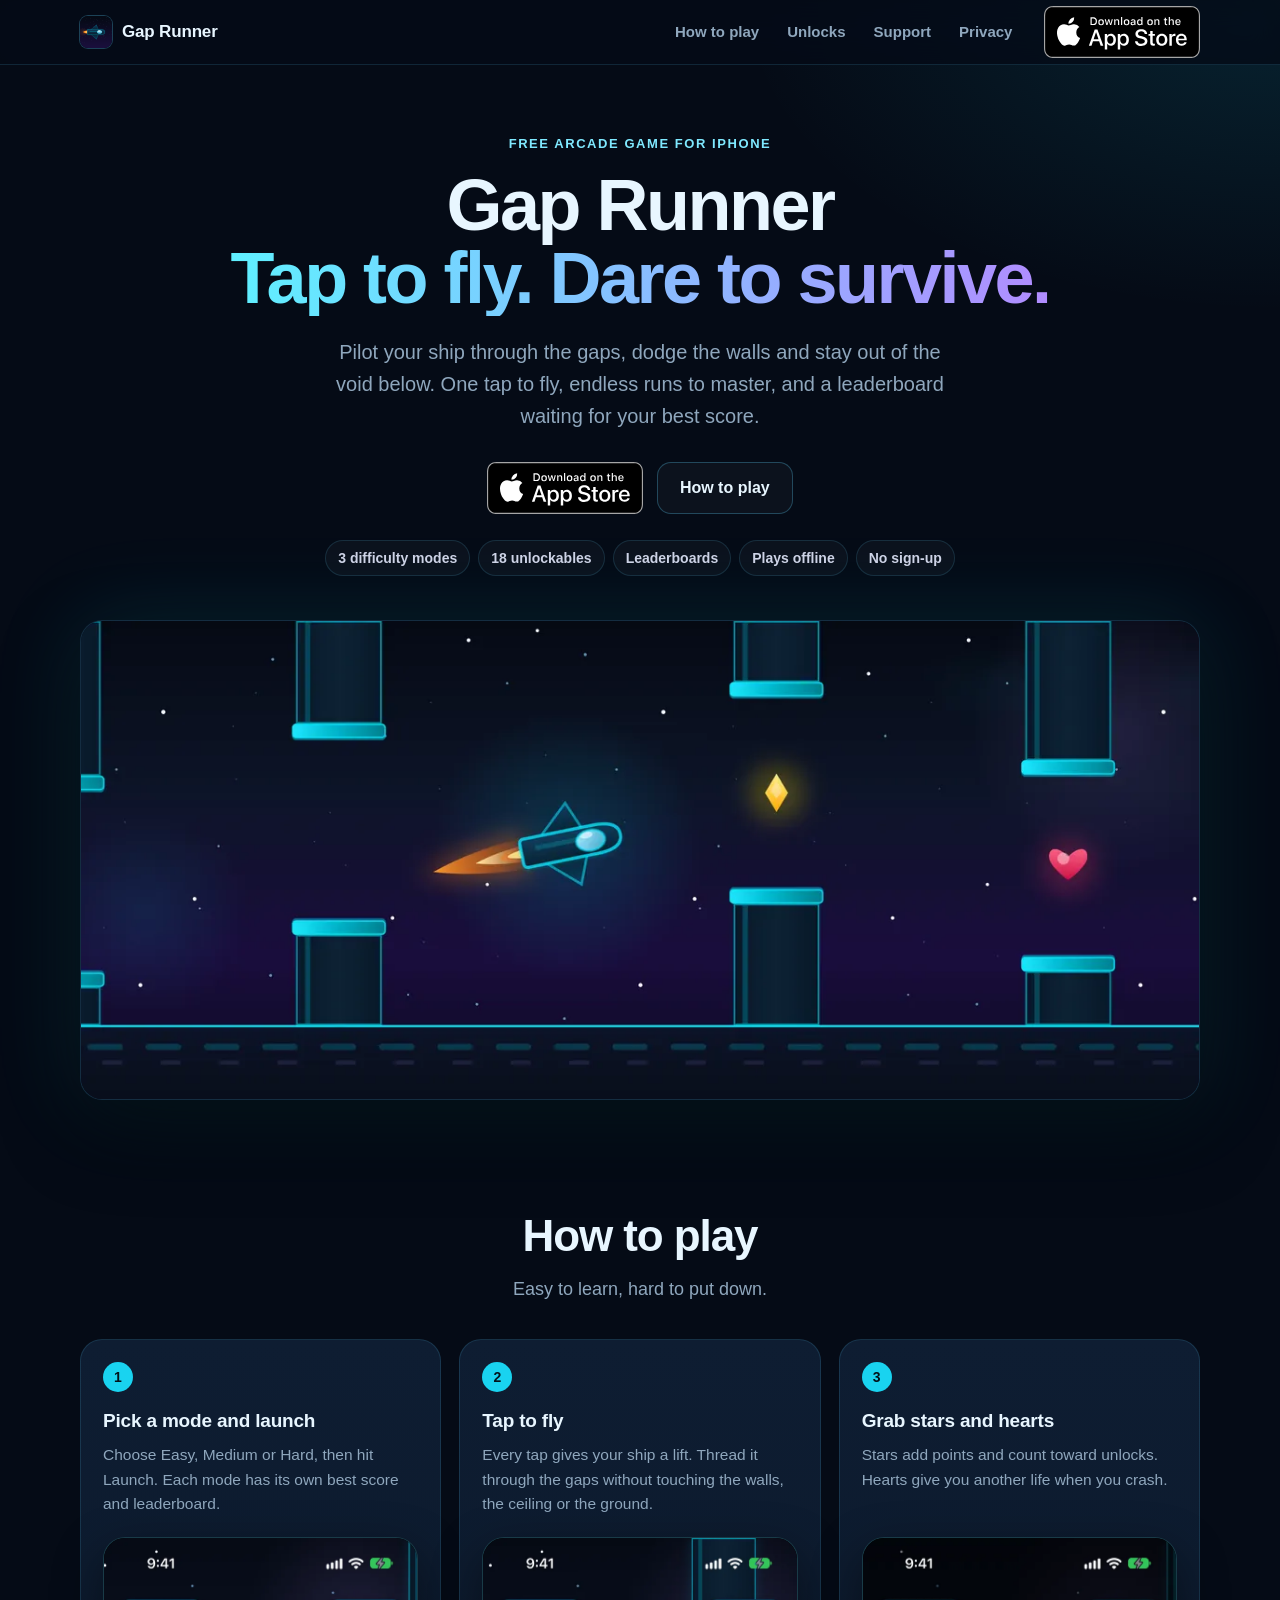
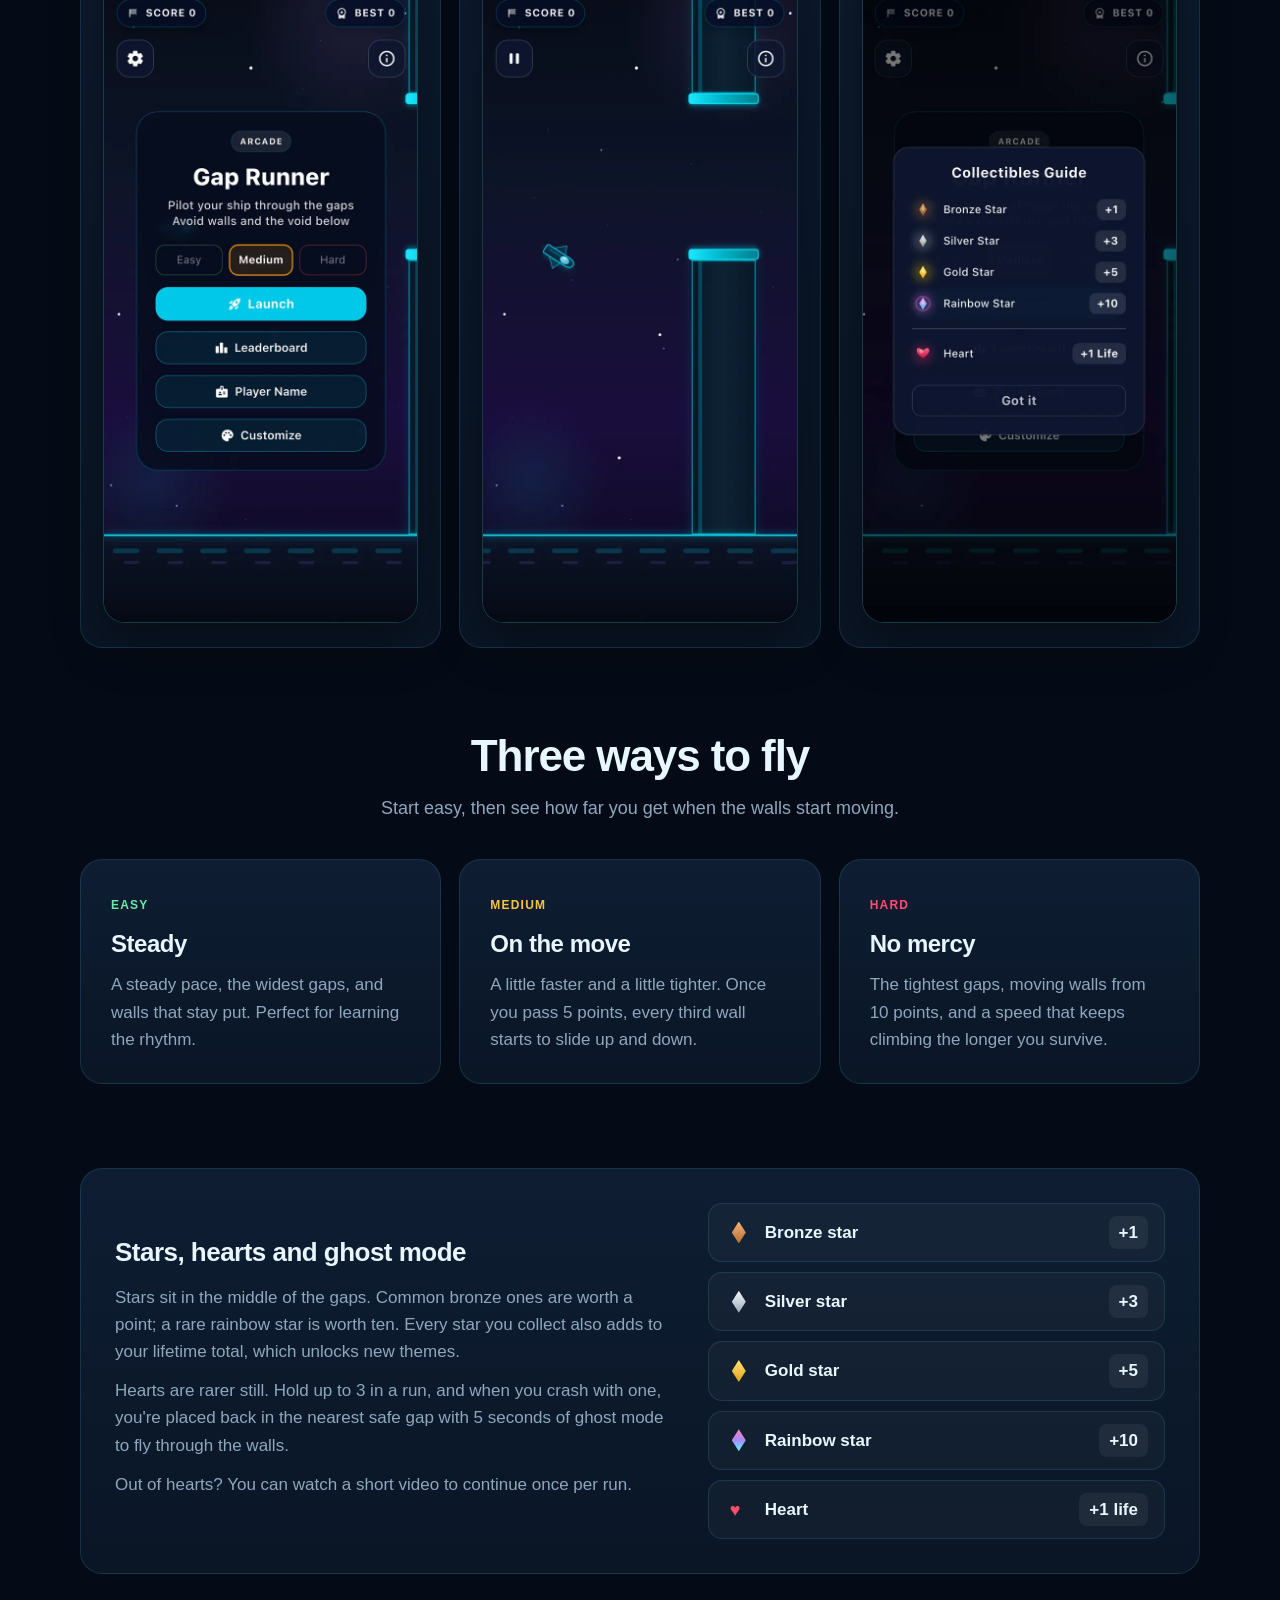
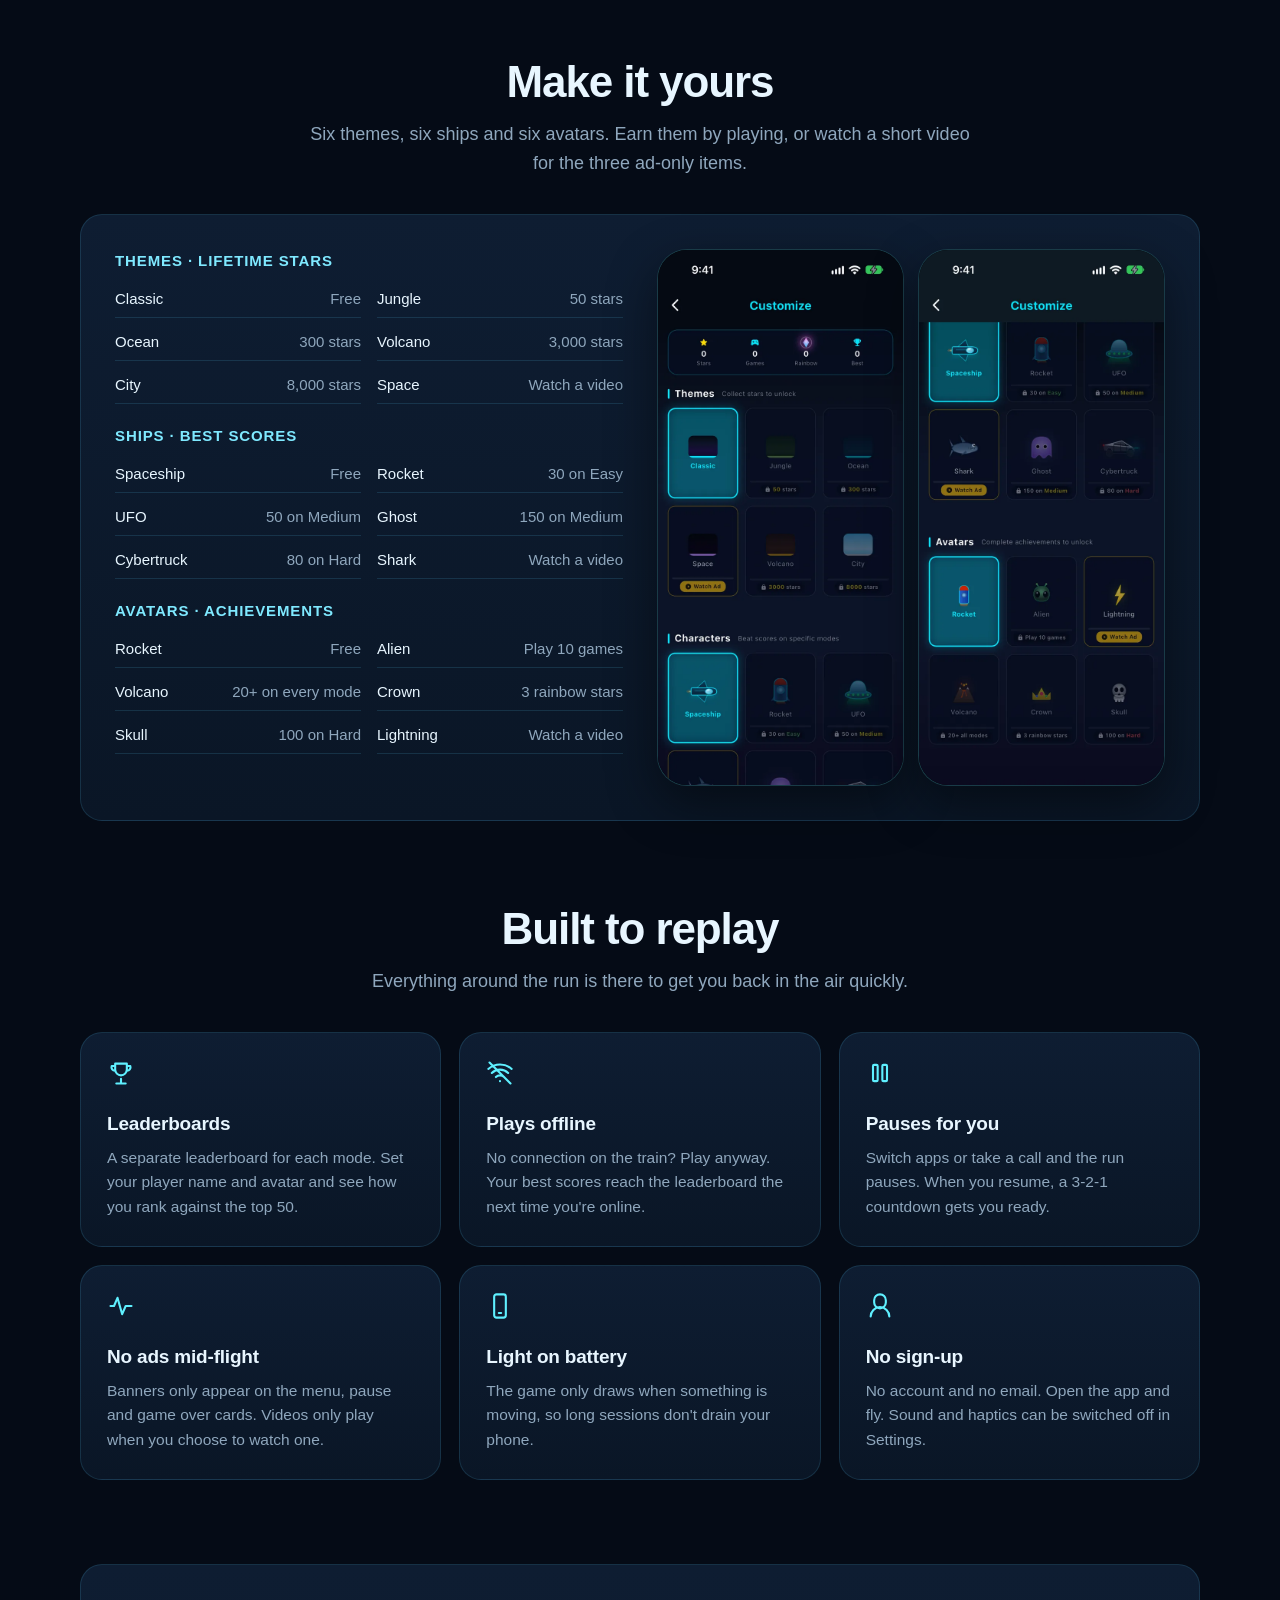
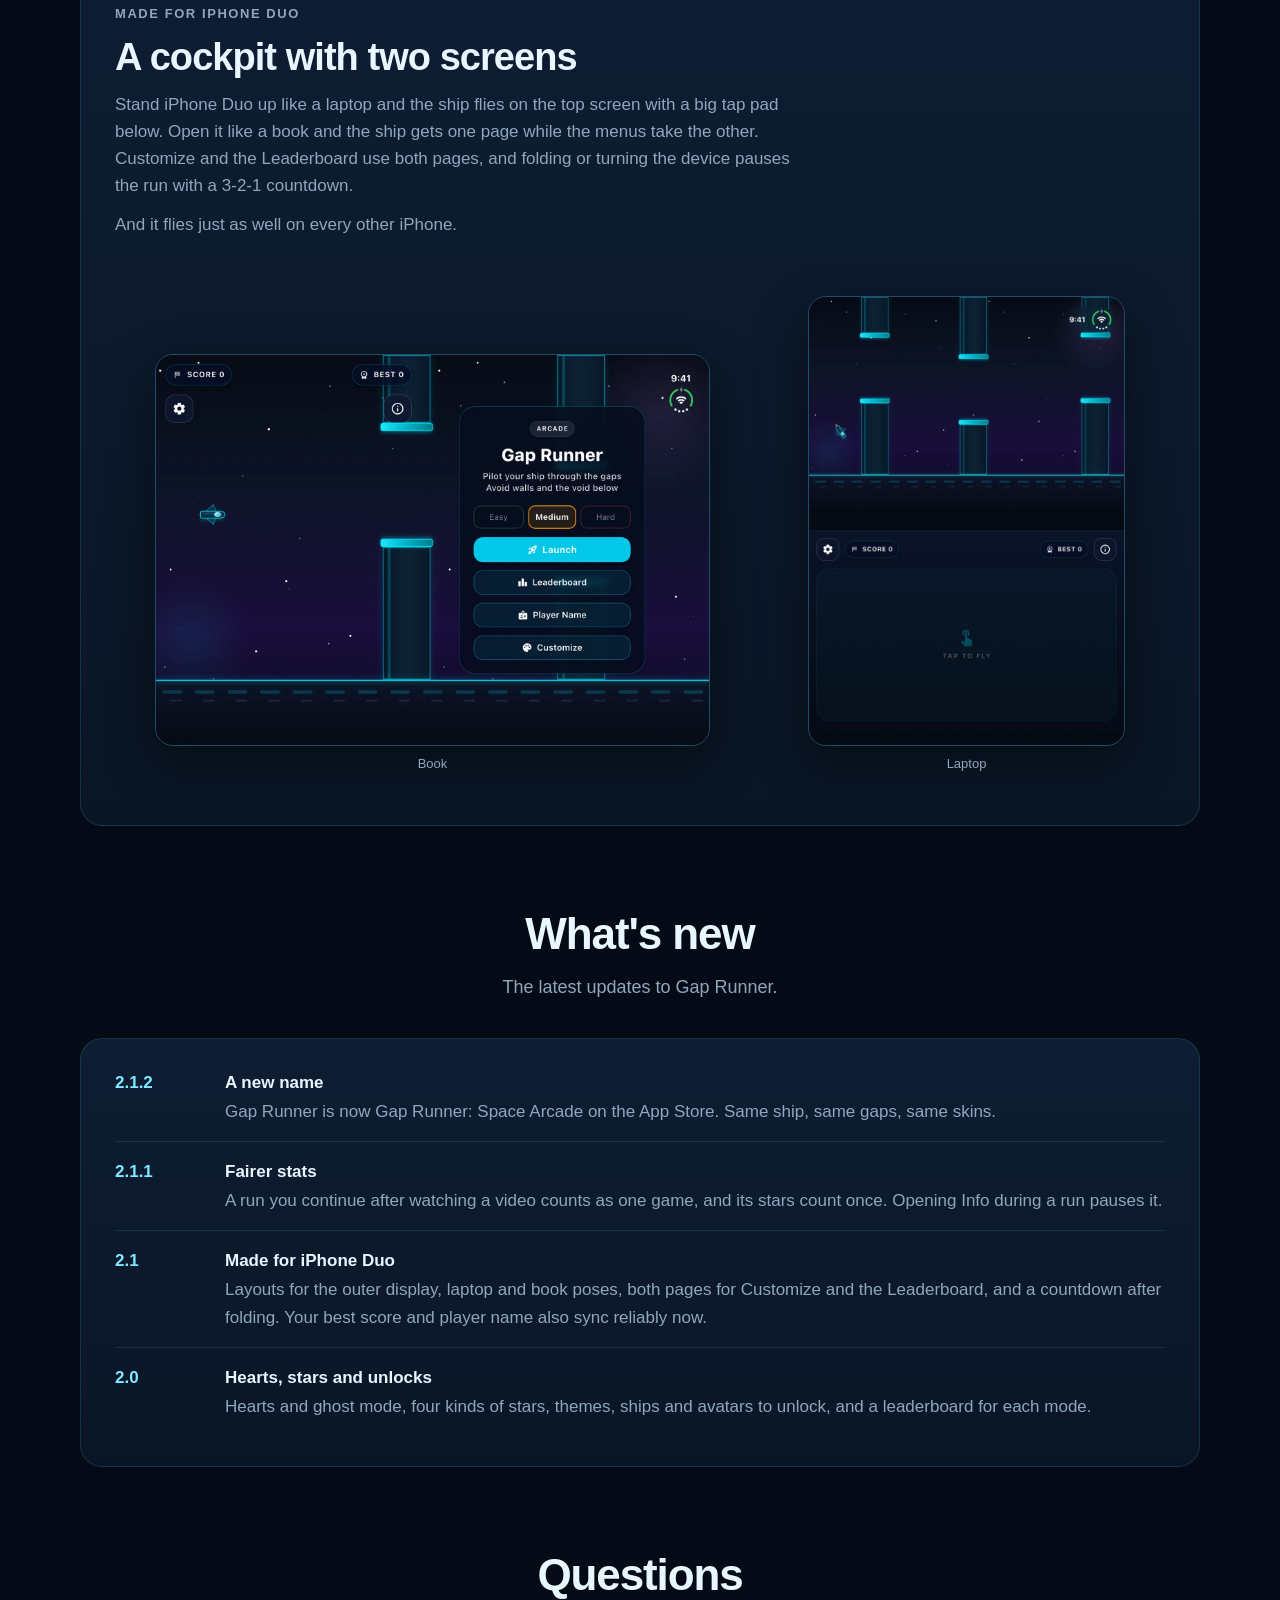
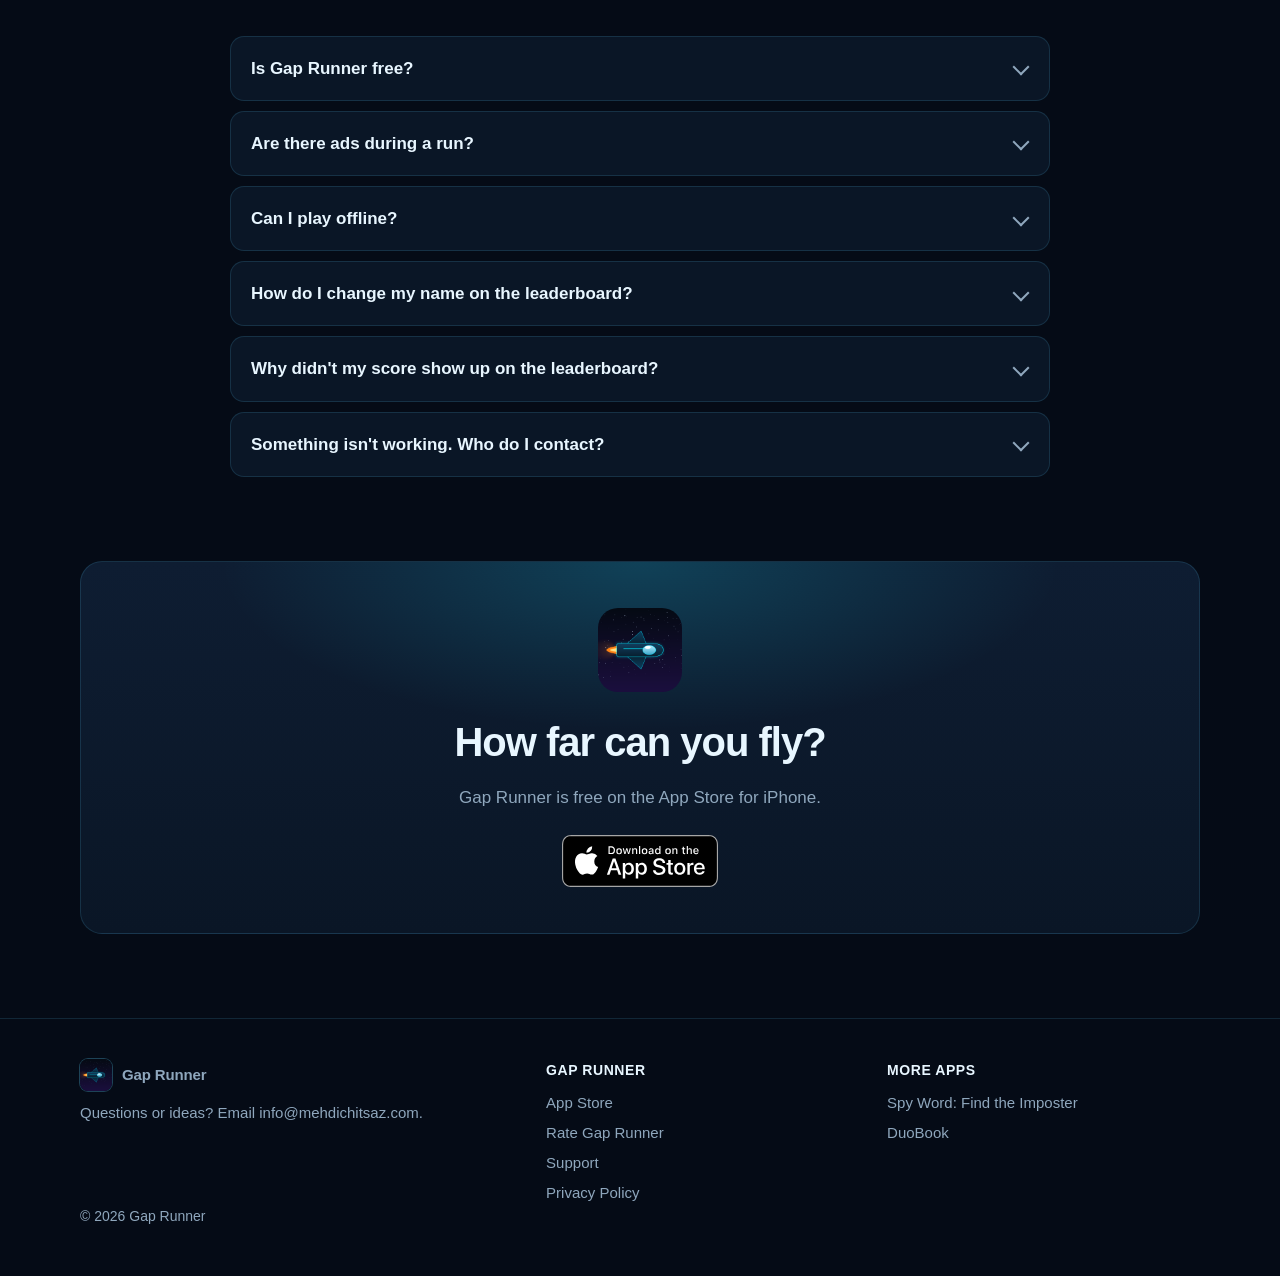
<file: index.html>
<!doctype html>
<html lang="en">
<head>
  <meta charset="utf-8">
  <meta name="viewport" content="width=device-width, initial-scale=1, viewport-fit=cover">
  <title>Gap Runner: Space Arcade · Tap to fly through the gaps</title>
  <meta name="description" content="Tap to fly your ship through the gaps. Three modes, four kinds of stars, hearts and ghost mode, 18 unlockables and leaderboards. Free on the App Store for iPhone.">
  <meta name="theme-color" content="#050b16">
  <meta name="apple-itunes-app" content="app-id=6761074765">
  <link rel="canonical" href="https://mehdichitsaz.com/gap-runner/">
  <link rel="icon" href="favicon.ico" sizes="48x48">
  <link rel="icon" type="image/png" sizes="32x32" href="assets/img/favicon-32.png">
  <link rel="apple-touch-icon" href="apple-touch-icon.png">
  <link rel="stylesheet" href="assets/site.css">
  <meta property="og:type" content="website">
  <meta property="og:site_name" content="Gap Runner">
  <meta property="og:title" content="Gap Runner: Space Arcade">
  <meta property="og:description" content="Tap to fly your ship through the gaps. Collect stars, unlock ships and themes, and climb the leaderboards. Free on the App Store.">
  <meta property="og:url" content="https://mehdichitsaz.com/gap-runner/">
  <meta property="og:image" content="https://mehdichitsaz.com/gap-runner/assets/img/og.jpg">
  <meta property="og:image:width" content="1200">
  <meta property="og:image:height" content="630">
  <meta name="twitter:card" content="summary_large_image">
  <script type="application/ld+json">
  {
    "@context": "https://schema.org",
    "@type": "MobileApplication",
    "name": "Gap Runner: Space Arcade",
    "operatingSystem": "iOS",
    "applicationCategory": "GameApplication",
    "url": "https://mehdichitsaz.com/gap-runner/",
    "downloadUrl": "https://apps.apple.com/app/id6761074765",
    "image": "https://mehdichitsaz.com/gap-runner/assets/img/icon-512.png",
    "screenshot": "https://mehdichitsaz.com/gap-runner/assets/img/og.jpg",
    "description": "A one-tap space arcade game for iPhone. Fly your ship through the gaps, collect stars and hearts, unlock themes, ships and avatars, and climb the leaderboards.",
    "offers": { "@type": "Offer", "price": "0", "priceCurrency": "USD" }
  }
  </script>
  <script type="application/ld+json">
  {
    "@context": "https://schema.org",
    "@type": "FAQPage",
    "mainEntity": [
      { "@type": "Question", "name": "Is Gap Runner free?", "acceptedAnswer": { "@type": "Answer", "text": "Yes. Gap Runner is free to download and play, with ads. There are no in-app purchases." } },
      { "@type": "Question", "name": "Can I play Gap Runner offline?", "acceptedAnswer": { "@type": "Answer", "text": "Yes. Your best scores sync to the leaderboard the next time you're online." } },
      { "@type": "Question", "name": "Are there ads during a run?", "acceptedAnswer": { "@type": "Answer", "text": "No. Banners only appear on the menu, pause and game over cards, and video ads only play when you choose to watch one to continue or unlock an item." } }
    ]
  }
  </script>
</head>
<body>
  <a class="skip" href="#main">Skip to content</a>

  <header class="site-header">
    <div class="wrap">
      <a class="brand" href="./"><img src="assets/img/icon-512.png" alt="" width="32" height="32">Gap Runner</a>
      <nav class="nav" aria-label="Main">
        <a class="optional" href="#how-to-play">How to play</a>
        <a class="optional" href="#unlocks">Unlocks</a>
        <a href="support.html">Support</a>
        <a href="privacy.html">Privacy</a>
      </nav>
      <a class="header-cta badge-link" href="https://apps.apple.com/app/id6761074765"><img src="assets/img/app-store-badge.svg" alt="Download on the App Store" width="108" height="36"></a>
    </div>
  </header>

  <main id="main">
    <section class="hero">
      <div class="wrap">
        <p class="eyebrow">Free arcade game for iPhone</p>
        <h1>Gap Runner <span>Tap to fly. Dare to survive.</span></h1>
        <p class="lead">Pilot your ship through the gaps, dodge the walls and stay out of the void below. One tap to fly, endless runs to master, and a leaderboard waiting for your best score.</p>
        <div class="cta-row">
          <a class="badge-link" href="https://apps.apple.com/app/id6761074765"><img src="assets/img/app-store-badge.svg" alt="Download Gap Runner on the App Store" width="156" height="52"></a>
          <a class="btn" href="#how-to-play">How to play</a>
        </div>
        <ul class="facts" aria-label="At a glance">
          <li>3 difficulty modes</li>
          <li>18 unlockables</li>
          <li>Leaderboards</li>
          <li>Plays offline</li>
          <li>No sign-up</li>
        </ul>
        <div class="hero-art">
          <img src="assets/img/hero-1200.webp" srcset="assets/img/hero-1200.webp 1200w, assets/img/hero-2400.webp 2400w" sizes="(max-width: 1152px) 100vw, 1120px" width="1200" height="514" alt="A spaceship with a flaming thruster flies between neon walls in space, past a gold star and a heart">
        </div>
      </div>
    </section>

    <section class="section" id="how-to-play">
      <div class="wrap">
        <div class="section-head">
          <h2>How to play</h2>
          <p>Easy to learn, hard to put down.</p>
        </div>
        <ol class="steps three">
          <li class="card step">
            <span class="num">1</span>
            <h3>Pick a mode and launch</h3>
            <p>Choose Easy, Medium or Hard, then hit Launch. Each mode has its own best score and leaderboard.</p>
            <div class="shots"><div class="phone"><img src="assets/img/home.webp" alt="Gap Runner menu with Easy, Medium and Hard, Launch, Leaderboard, Player Name and Customize" width="640" height="1392" loading="lazy"></div></div>
          </li>
          <li class="card step">
            <span class="num">2</span>
            <h3>Tap to fly</h3>
            <p>Every tap gives your ship a lift. Thread it through the gaps without touching the walls, the ceiling or the ground.</p>
            <div class="shots"><div class="phone"><img src="assets/img/flight.webp" alt="The ship flying toward a gap between two neon walls" width="640" height="1392" loading="lazy"></div></div>
          </li>
          <li class="card step">
            <span class="num">3</span>
            <h3>Grab stars and hearts</h3>
            <p>Stars add points and count toward unlocks. Hearts give you another life when you crash.</p>
            <div class="shots"><div class="phone"><img src="assets/img/guide.webp" alt="Collectibles guide: Bronze +1, Silver +3, Gold +5, Rainbow +10, Heart +1 life" width="640" height="1392" loading="lazy"></div></div>
          </li>
        </ol>
      </div>
    </section>

    <section class="section" id="modes">
      <div class="wrap">
        <div class="section-head">
          <h2>Three ways to fly</h2>
          <p>Start easy, then see how far you get when the walls start moving.</p>
        </div>
        <div class="difficulty">
          <article class="card mode easy">
            <span class="tag">Easy</span>
            <h3>Steady</h3>
            <p>A steady pace, the widest gaps, and walls that stay put. Perfect for learning the rhythm.</p>
          </article>
          <article class="card mode medium">
            <span class="tag">Medium</span>
            <h3>On the move</h3>
            <p>A little faster and a little tighter. Once you pass 5 points, every third wall starts to slide up and down.</p>
          </article>
          <article class="card mode hard">
            <span class="tag">Hard</span>
            <h3>No mercy</h3>
            <p>The tightest gaps, moving walls from 10 points, and a speed that keeps climbing the longer you survive.</p>
          </article>
        </div>
      </div>
    </section>

    <section class="section" id="pickups">
      <div class="wrap">
        <div class="card pickups">
          <div>
            <h3>Stars, hearts and ghost mode</h3>
            <p>Stars sit in the middle of the gaps. Common bronze ones are worth a point; a rare rainbow star is worth ten. Every star you collect also adds to your lifetime total, which unlocks new themes.</p>
            <p>Hearts are rarer still. Hold up to 3 in a run, and when you crash with one, you're placed back in the nearest safe gap with 5 seconds of ghost mode to fly through the walls.</p>
            <p>Out of hearts? You can watch a short video to continue once per run.</p>
          </div>
          <ul class="tiers" aria-label="Collectibles">
            <li><span class="gem bronze" aria-hidden="true"></span><strong>Bronze star</strong><span class="pts">+1</span></li>
            <li><span class="gem silver" aria-hidden="true"></span><strong>Silver star</strong><span class="pts">+3</span></li>
            <li><span class="gem gold" aria-hidden="true"></span><strong>Gold star</strong><span class="pts">+5</span></li>
            <li><span class="gem rainbow" aria-hidden="true"></span><strong>Rainbow star</strong><span class="pts">+10</span></li>
            <li><span class="gem heart" aria-hidden="true">♥</span><strong>Heart</strong><span class="pts">+1 life</span></li>
          </ul>
        </div>
      </div>
    </section>

    <section class="section" id="unlocks">
      <div class="wrap">
        <div class="section-head">
          <h2>Make it yours</h2>
          <p>Six themes, six ships and six avatars. Earn them by playing, or watch a short video for the three ad-only items.</p>
        </div>
        <div class="card unlocks">
          <div>
            <div class="unlock-group">
              <h4>Themes · lifetime stars</h4>
              <ul>
                <li>Classic <span>Free</span></li>
                <li>Jungle <span>50 stars</span></li>
                <li>Ocean <span>300 stars</span></li>
                <li>Volcano <span>3,000 stars</span></li>
                <li>City <span>8,000 stars</span></li>
                <li>Space <span>Watch a video</span></li>
              </ul>
            </div>
            <div class="unlock-group">
              <h4>Ships · best scores</h4>
              <ul>
                <li>Spaceship <span>Free</span></li>
                <li>Rocket <span>30 on Easy</span></li>
                <li>UFO <span>50 on Medium</span></li>
                <li>Ghost <span>150 on Medium</span></li>
                <li>Cybertruck <span>80 on Hard</span></li>
                <li>Shark <span>Watch a video</span></li>
              </ul>
            </div>
            <div class="unlock-group">
              <h4>Avatars · achievements</h4>
              <ul>
                <li>Rocket <span>Free</span></li>
                <li>Alien <span>Play 10 games</span></li>
                <li>Volcano <span>20+ on every mode</span></li>
                <li>Crown <span>3 rainbow stars</span></li>
                <li>Skull <span>100 on Hard</span></li>
                <li>Lightning <span>Watch a video</span></li>
              </ul>
            </div>
          </div>
          <div class="unlock-shots">
            <div class="phone"><img src="assets/img/customize.webp" alt="Customize screen with your stats and the six themes" width="640" height="1392" loading="lazy"></div>
            <div class="phone"><img src="assets/img/characters.webp" alt="Customize screen with the six ships and six avatars" width="640" height="1392" loading="lazy"></div>
          </div>
        </div>
      </div>
    </section>

    <section class="section" id="features">
      <div class="wrap">
        <div class="section-head">
          <h2>Built to replay</h2>
          <p>Everything around the run is there to get you back in the air quickly.</p>
        </div>
        <div class="features">
          <article class="card feature">
            <svg viewBox="0 0 24 24" fill="none" stroke="currentColor" stroke-width="1.8" stroke-linecap="round" stroke-linejoin="round" aria-hidden="true"><path d="M8 21h8M12 17v4M7 4h10v5a5 5 0 0 1-10 0V4zM7 6H4a3 3 0 0 0 3 4M17 6h3a3 3 0 0 1-3 4"/></svg>
            <h3>Leaderboards</h3>
            <p>A separate leaderboard for each mode. Set your player name and avatar and see how you rank against the top 50.</p>
          </article>
          <article class="card feature">
            <svg viewBox="0 0 24 24" fill="none" stroke="currentColor" stroke-width="1.8" stroke-linecap="round" stroke-linejoin="round" aria-hidden="true"><path d="M2 8.5a15 15 0 0 1 20 0M5 12a10 10 0 0 1 14 0M8.5 15.5a5 5 0 0 1 7 0M12 19h0M3 3l18 18"/></svg>
            <h3>Plays offline</h3>
            <p>No connection on the train? Play anyway. Your best scores reach the leaderboard the next time you're online.</p>
          </article>
          <article class="card feature">
            <svg viewBox="0 0 24 24" fill="none" stroke="currentColor" stroke-width="1.8" stroke-linecap="round" stroke-linejoin="round" aria-hidden="true"><rect x="6" y="5" width="4" height="14" rx="1"/><rect x="14" y="5" width="4" height="14" rx="1"/></svg>
            <h3>Pauses for you</h3>
            <p>Switch apps or take a call and the run pauses. When you resume, a 3-2-1 countdown gets you ready.</p>
          </article>
          <article class="card feature">
            <svg viewBox="0 0 24 24" fill="none" stroke="currentColor" stroke-width="1.8" stroke-linecap="round" stroke-linejoin="round" aria-hidden="true"><path d="M3 12h3l3-7 4 14 3-7h5"/></svg>
            <h3>No ads mid-flight</h3>
            <p>Banners only appear on the menu, pause and game over cards. Videos only play when you choose to watch one.</p>
          </article>
          <article class="card feature">
            <svg viewBox="0 0 24 24" fill="none" stroke="currentColor" stroke-width="1.8" stroke-linecap="round" stroke-linejoin="round" aria-hidden="true"><rect x="7" y="2" width="10" height="20" rx="2"/><path d="M11 18h2"/></svg>
            <h3>Light on battery</h3>
            <p>The game only draws when something is moving, so long sessions don't drain your phone.</p>
          </article>
          <article class="card feature">
            <svg viewBox="0 0 24 24" fill="none" stroke="currentColor" stroke-width="1.8" stroke-linecap="round" stroke-linejoin="round" aria-hidden="true"><path d="M12 2a5 5 0 0 1 5 5v2a5 5 0 0 1-10 0V7a5 5 0 0 1 5-5zM4 21a8 8 0 0 1 16 0"/></svg>
            <h3>No sign-up</h3>
            <p>No account and no email. Open the app and fly. Sound and haptics can be switched off in Settings.</p>
          </article>
        </div>
      </div>
    </section>

    <section class="section" id="iphone-duo">
      <div class="wrap">
        <div class="card duo">
          <div>
            <p class="eyebrow">Made for iPhone Duo</p>
            <h2>A cockpit with two screens</h2>
            <p>Stand iPhone Duo up like a laptop and the ship flies on the top screen with a big tap pad below. Open it like a book and the ship gets one page while the menus take the other. Customize and the Leaderboard use both pages, and folding or turning the device pauses the run with a 3-2-1 countdown.</p>
            <p>And it flies just as well on every other iPhone.</p>
          </div>
          <div class="duo-art">
            <figure><img src="assets/img/duo-book.webp" alt="Gap Runner on iPhone Duo opened like a book: the ship flying on one page and the menu on the other" width="1600" height="1126" loading="lazy"><figcaption>Book</figcaption></figure>
            <figure><img src="assets/img/duo-laptop.webp" alt="Gap Runner on iPhone Duo stood up like a laptop: the game on the top screen and a Tap to fly pad below" width="800" height="1138" loading="lazy"><figcaption>Laptop</figcaption></figure>
          </div>
        </div>
      </div>
    </section>

    <section class="section" id="updates">
      <div class="wrap">
        <div class="section-head">
          <h2>What's new</h2>
          <p>The latest updates to Gap Runner.</p>
        </div>
        <div class="card updates">
          <ol>
            <li><span class="ver">2.1.2</span><div><strong>A new name</strong><span>Gap Runner is now Gap Runner: Space Arcade on the App Store. Same ship, same gaps, same skins.</span></div></li>
            <li><span class="ver">2.1.1</span><div><strong>Fairer stats</strong><span>A run you continue after watching a video counts as one game, and its stars count once. Opening Info during a run pauses it.</span></div></li>
            <li><span class="ver">2.1</span><div><strong>Made for iPhone Duo</strong><span>Layouts for the outer display, laptop and book poses, both pages for Customize and the Leaderboard, and a countdown after folding. Your best score and player name also sync reliably now.</span></div></li>
            <li><span class="ver">2.0</span><div><strong>Hearts, stars and unlocks</strong><span>Hearts and ghost mode, four kinds of stars, themes, ships and avatars to unlock, and a leaderboard for each mode.</span></div></li>
          </ol>
        </div>
      </div>
    </section>

    <section class="section" id="faq">
      <div class="wrap">
        <div class="section-head">
          <h2>Questions</h2>
        </div>
        <div class="faq">
          <details>
            <summary>Is Gap Runner free?</summary>
            <div><p>Yes. Gap Runner is free to download and play, with ads. There are no in-app purchases.</p></div>
          </details>
          <details>
            <summary>Are there ads during a run?</summary>
            <div><p>No. Banners only appear on the menu, pause and game over cards, and video ads only play when you choose to watch one, to continue a run or unlock an item.</p></div>
          </details>
          <details>
            <summary>Can I play offline?</summary>
            <div><p>Yes. Your best scores sync to the leaderboard the next time you're online.</p></div>
          </details>
          <details>
            <summary>How do I change my name on the leaderboard?</summary>
            <div><p>Tap Player Name on the menu. To change your avatar, open Customize and pick one you've unlocked.</p></div>
          </details>
          <details>
            <summary>Why didn't my score show up on the leaderboard?</summary>
            <div><p>Each mode has its own leaderboard, so check the tab for the mode you played. If you were offline, your score is sent the next time you open the game with a connection. Still missing? <a href="support.html">See Support</a>.</p></div>
          </details>
          <details>
            <summary>Something isn't working. Who do I contact?</summary>
            <div><p>Have a look at the <a href="support.html">Support page</a>, or email <a href="mailto:info@mehdichitsaz.com">info@mehdichitsaz.com</a>.</p></div>
          </details>
        </div>
      </div>
    </section>

    <section class="wrap">
      <div class="card cta-band">
        <img class="icon" src="assets/img/icon-512.png" alt="" width="84" height="84">
        <h2>How far can you fly?</h2>
        <p>Gap Runner is free on the App Store for iPhone.</p>
        <div class="cta-row">
          <a class="badge-link" href="https://apps.apple.com/app/id6761074765"><img src="assets/img/app-store-badge.svg" alt="Download Gap Runner on the App Store" width="156" height="52"></a>
        </div>
      </div>
    </section>
  </main>

  <footer class="site-footer">
    <div class="wrap">
      <div class="footer-grid">
        <div>
          <a class="brand" href="./"><img src="assets/img/icon-512.png" alt="" width="32" height="32">Gap Runner</a>
          <p>Questions or ideas? Email <a href="mailto:info@mehdichitsaz.com">info@mehdichitsaz.com</a>.</p>
        </div>
        <div>
          <h2>Gap Runner</h2>
          <ul>
            <li><a href="https://apps.apple.com/app/id6761074765">App Store</a></li>
            <li><a href="https://apps.apple.com/app/id6761074765?action=write-review">Rate Gap Runner</a></li>
            <li><a href="support.html">Support</a></li>
            <li><a href="privacy.html">Privacy Policy</a></li>
          </ul>
        </div>
        <div>
          <h2>More apps</h2>
          <ul>
            <li><a href="https://mehdichitsaz.com/spyword/">Spy Word: Find the Imposter</a></li>
            <li><a href="https://mehdichitsaz.com/duobook/">DuoBook</a></li>
          </ul>
        </div>
      </div>
      <p class="copyright">© 2026 Gap Runner</p>
    </div>
  </footer>
</body>
</html>
</file>
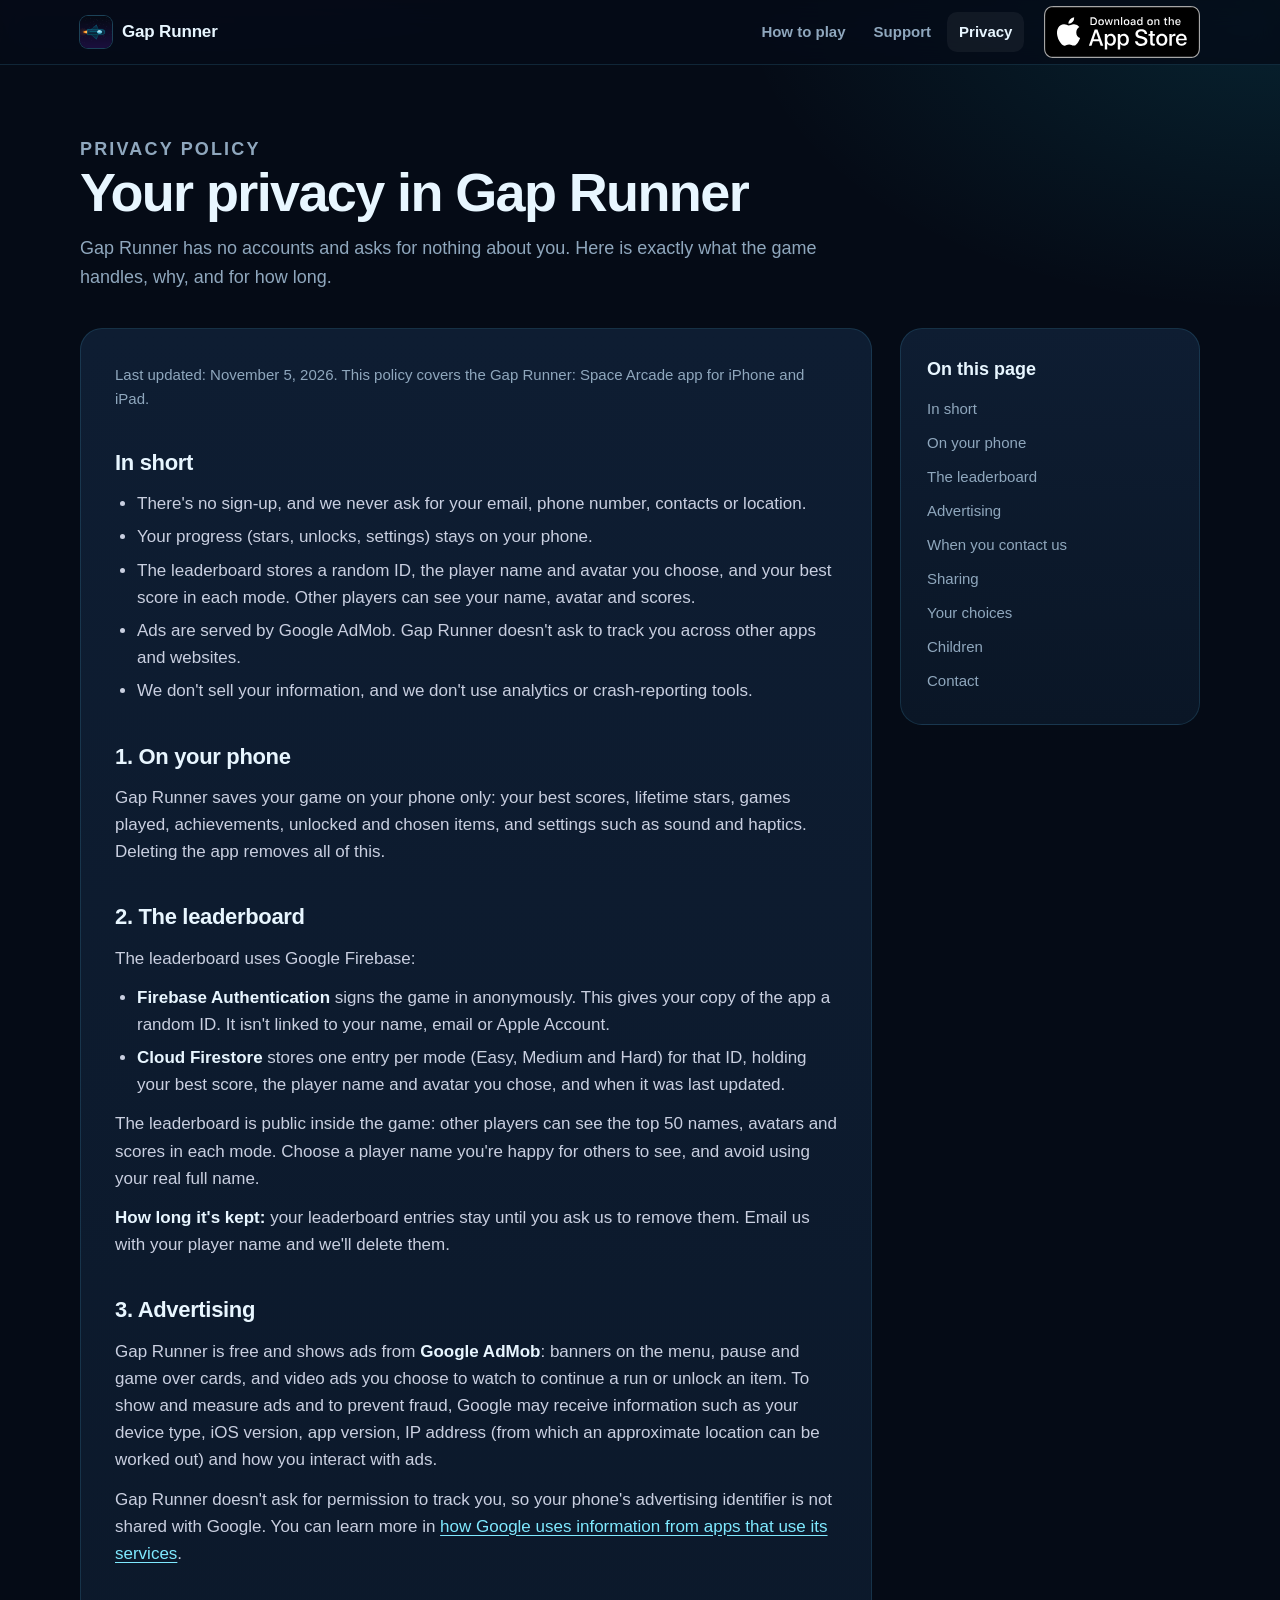
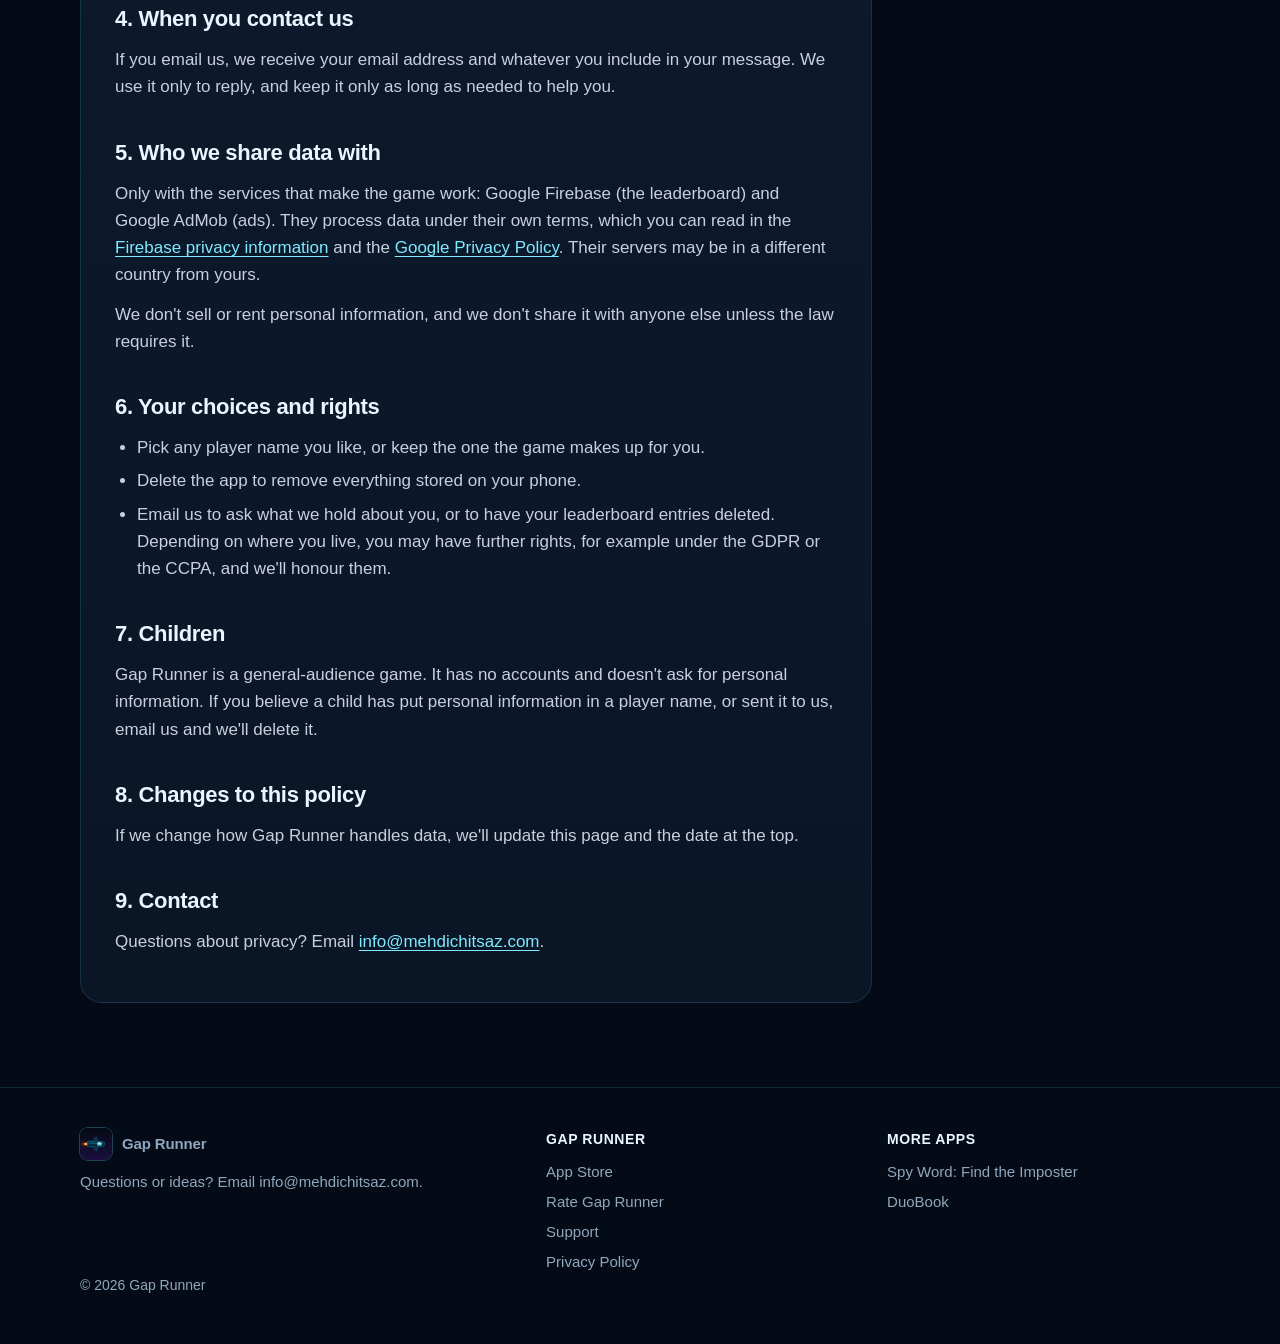
<file: privacy/index.html>
<!doctype html>
<html lang="en">
<head>
  <meta charset="utf-8">
  <title>Gap Runner Privacy Policy</title>
  <link rel="canonical" href="https://mehdichitsaz.com/gap-runner/privacy.html">
  <meta http-equiv="refresh" content="0; url=../privacy.html">
</head>
<body>
  <p><a href="../privacy.html">Continue to the Gap Runner Privacy Policy</a></p>
</body>
</html>
</file>
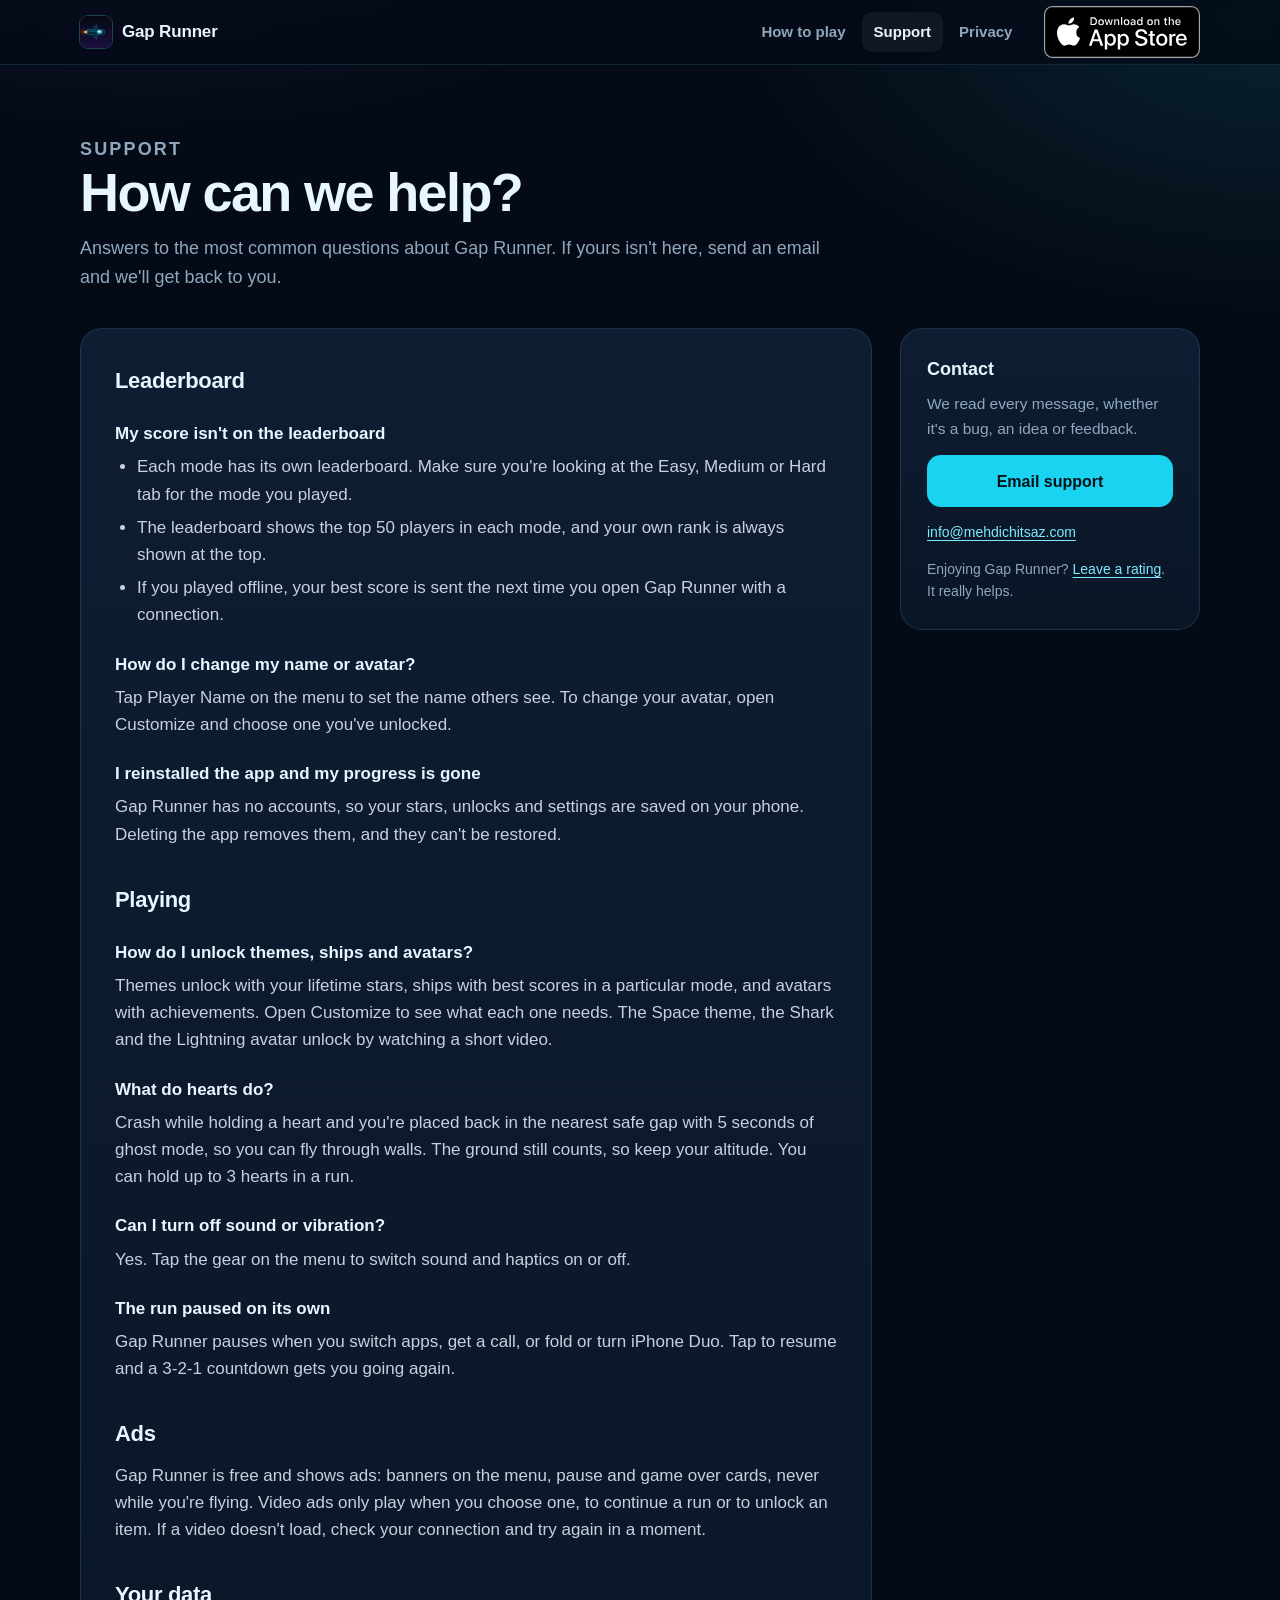
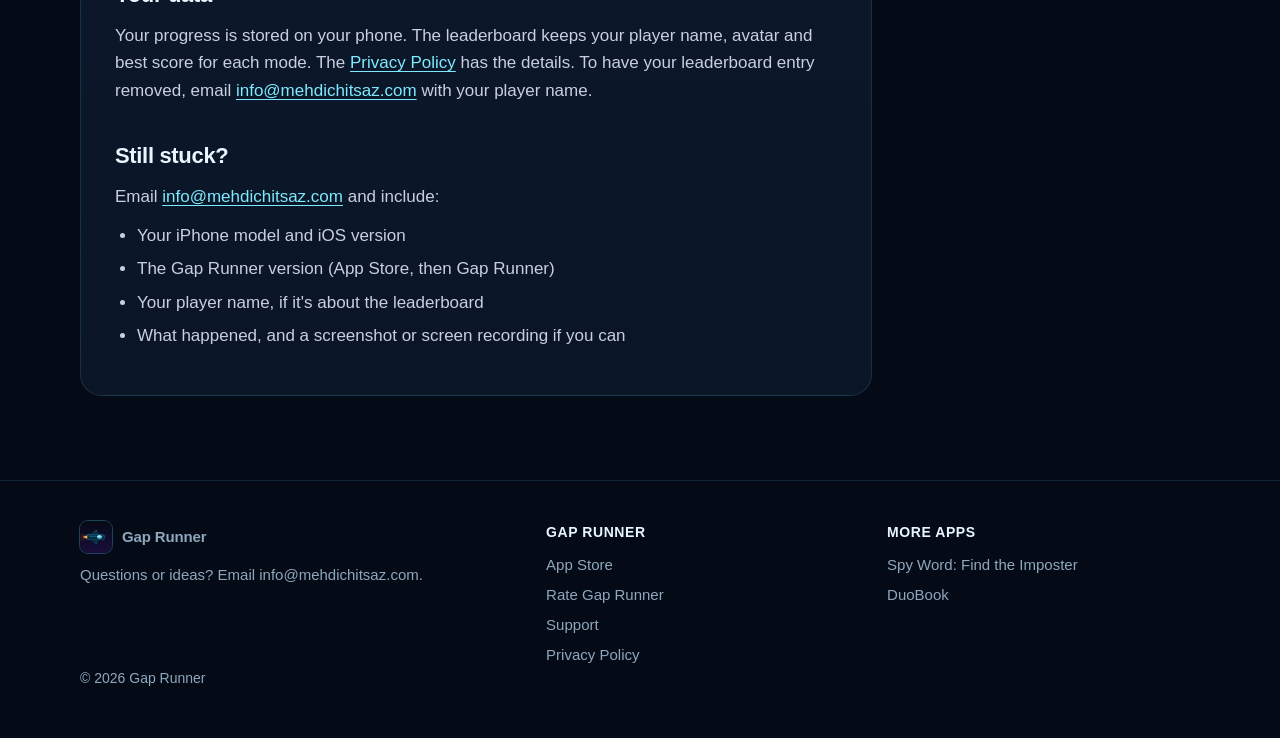
<file: support/index.html>
<!doctype html>
<html lang="en">
<head>
  <meta charset="utf-8">
  <title>Gap Runner Support</title>
  <link rel="canonical" href="https://mehdichitsaz.com/gap-runner/support.html">
  <meta http-equiv="refresh" content="0; url=../support.html">
</head>
<body>
  <p><a href="../support.html">Continue to the Gap Runner Support</a></p>
</body>
</html>
</file>
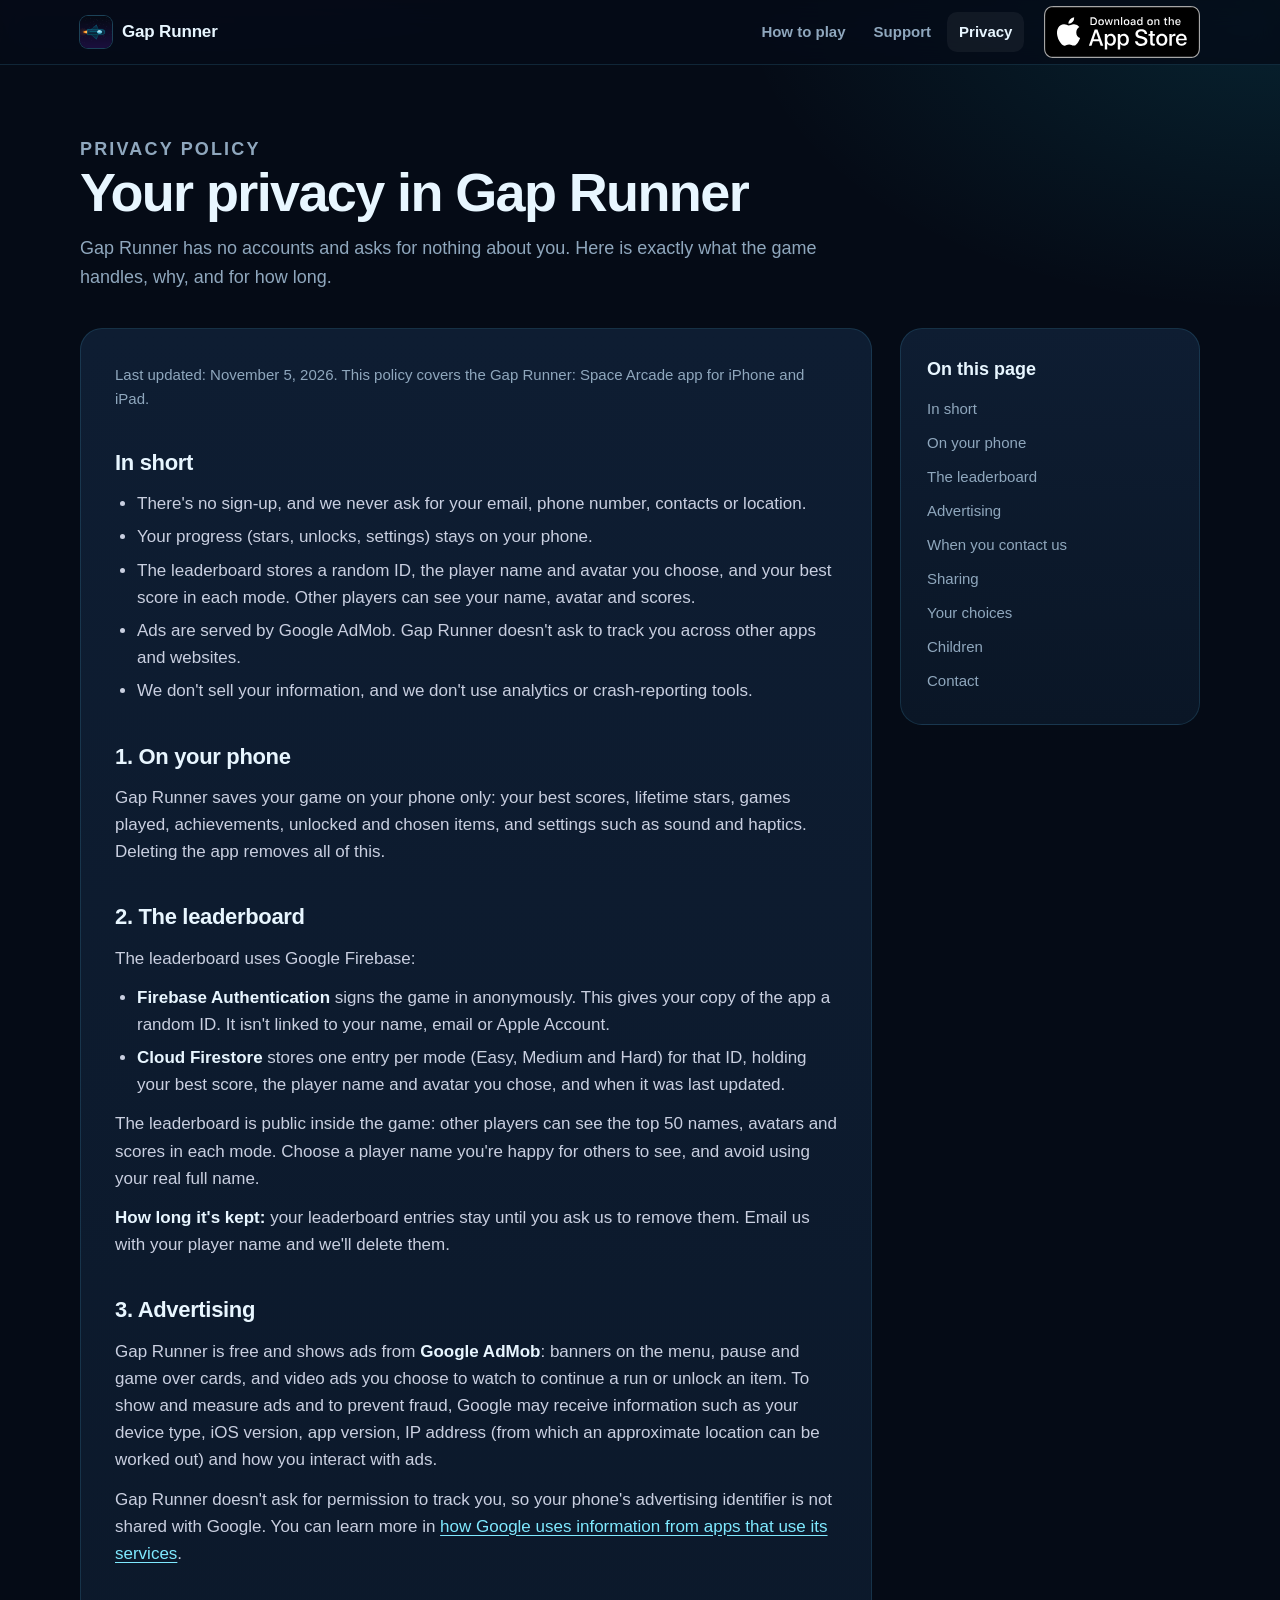
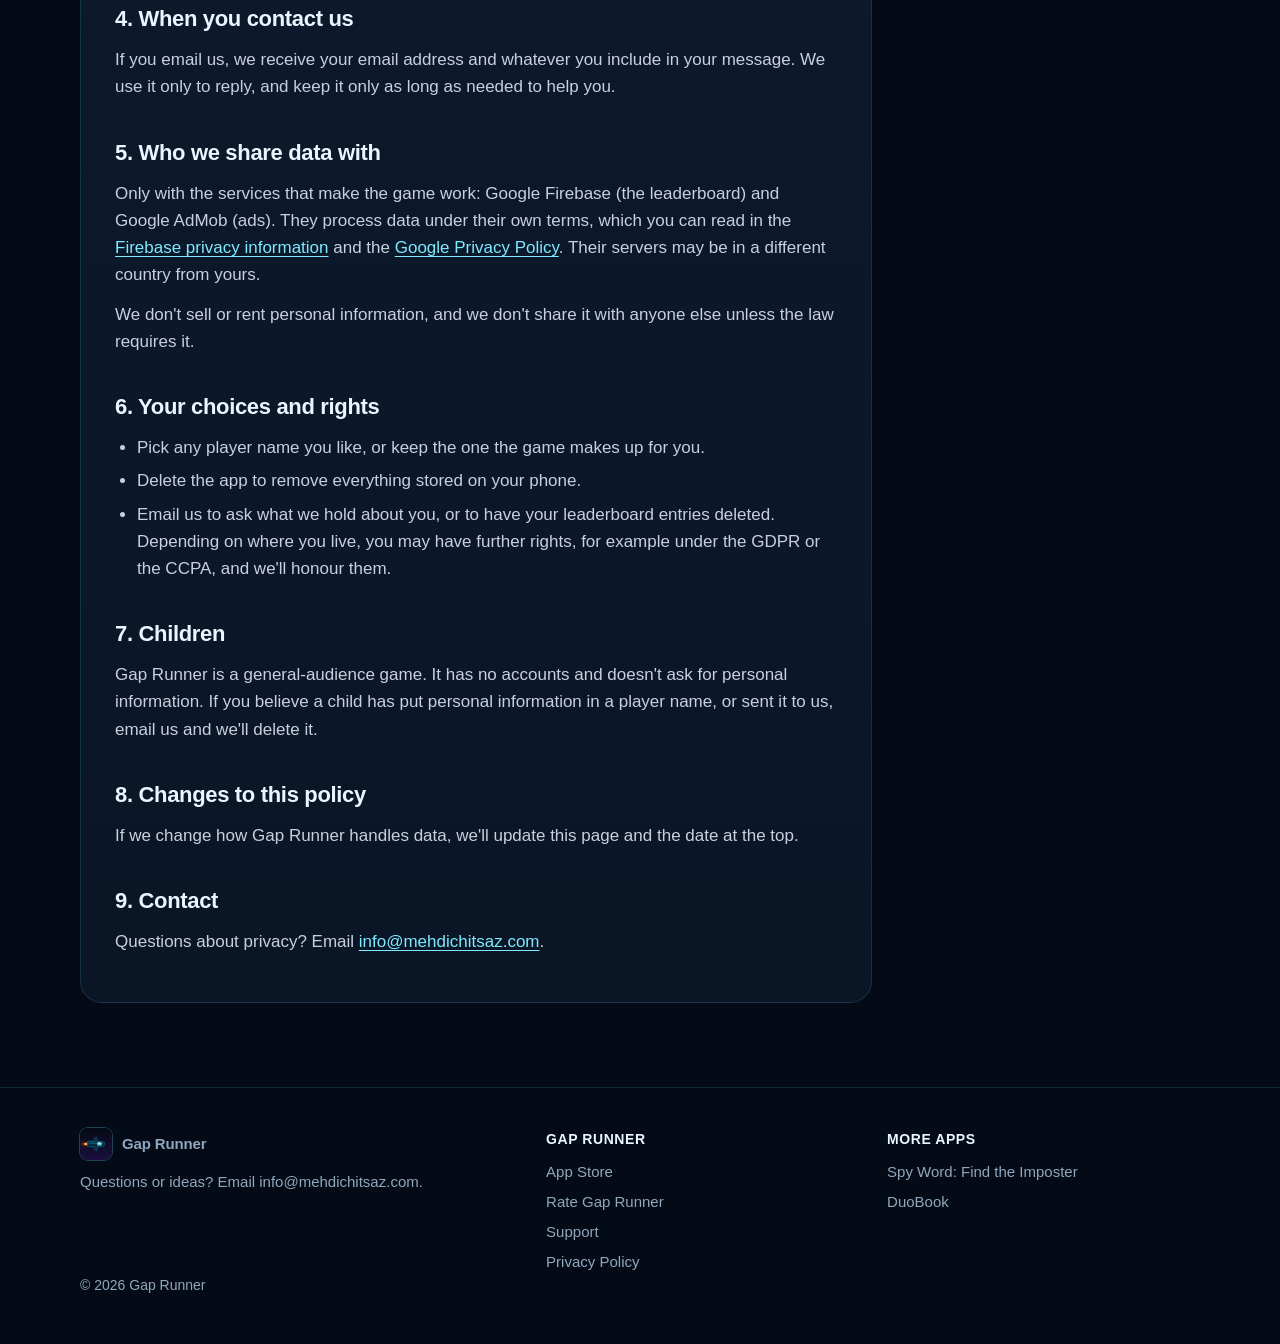
<file: privacy.html>
<!doctype html>
<html lang="en">
<head>
  <meta charset="utf-8">
  <meta name="viewport" content="width=device-width, initial-scale=1, viewport-fit=cover">
  <title>Privacy Policy · Gap Runner: Space Arcade</title>
  <meta name="description" content="How Gap Runner handles data: no accounts, progress stays on your phone, the leaderboard shows your player name and best scores, and ads are served by Google AdMob without tracking.">
  <meta name="theme-color" content="#050b16">
  <link rel="canonical" href="https://mehdichitsaz.com/gap-runner/privacy.html">
  <link rel="icon" href="favicon.ico" sizes="48x48">
  <link rel="icon" type="image/png" sizes="32x32" href="assets/img/favicon-32.png">
  <link rel="apple-touch-icon" href="apple-touch-icon.png">
  <link rel="stylesheet" href="assets/site.css">
  <meta property="og:type" content="website">
  <meta property="og:site_name" content="Gap Runner">
  <meta property="og:title" content="Gap Runner Privacy Policy">
  <meta property="og:description" content="No accounts, progress stays on your phone, and the leaderboard only shows your player name, avatar and best scores.">
  <meta property="og:url" content="https://mehdichitsaz.com/gap-runner/privacy.html">
  <meta property="og:image" content="https://mehdichitsaz.com/gap-runner/assets/img/og.jpg">
  <meta name="twitter:card" content="summary_large_image">
</head>
<body>
  <a class="skip" href="#main">Skip to content</a>

  <header class="site-header">
    <div class="wrap">
      <a class="brand" href="./"><img src="assets/img/icon-512.png" alt="" width="32" height="32">Gap Runner</a>
      <nav class="nav" aria-label="Main">
        <a class="optional" href="./#how-to-play">How to play</a>
        <a href="support.html">Support</a>
        <a href="privacy.html" aria-current="page">Privacy</a>
      </nav>
      <a class="header-cta badge-link" href="https://apps.apple.com/app/id6761074765"><img src="assets/img/app-store-badge.svg" alt="Download on the App Store" width="108" height="36"></a>
    </div>
  </header>

  <main id="main" class="doc">
    <div class="wrap">
      <div class="doc-head">
        <p class="eyebrow">Privacy Policy</p>
        <h1>Your privacy in Gap Runner</h1>
        <p>Gap Runner has no accounts and asks for nothing about you. Here is exactly what the game handles, why, and for how long.</p>
      </div>

      <div class="doc-grid">
        <article class="card prose">
          <p class="meta">Last updated: November 5, 2026. This policy covers the Gap Runner: Space Arcade app for iPhone and iPad.</p>

          <h2 id="summary">In short</h2>
          <ul>
            <li>There's no sign-up, and we never ask for your email, phone number, contacts or location.</li>
            <li>Your progress (stars, unlocks, settings) stays on your phone.</li>
            <li>The leaderboard stores a random ID, the player name and avatar you choose, and your best score in each mode. Other players can see your name, avatar and scores.</li>
            <li>Ads are served by Google AdMob. Gap Runner doesn't ask to track you across other apps and websites.</li>
            <li>We don't sell your information, and we don't use analytics or crash-reporting tools.</li>
          </ul>

          <h2 id="device">1. On your phone</h2>
          <p>Gap Runner saves your game on your phone only: your best scores, lifetime stars, games played, achievements, unlocked and chosen items, and settings such as sound and haptics. Deleting the app removes all of this.</p>

          <h2 id="leaderboard">2. The leaderboard</h2>
          <p>The leaderboard uses Google Firebase:</p>
          <ul>
            <li><strong>Firebase Authentication</strong> signs the game in anonymously. This gives your copy of the app a random ID. It isn't linked to your name, email or Apple Account.</li>
            <li><strong>Cloud Firestore</strong> stores one entry per mode (Easy, Medium and Hard) for that ID, holding your best score, the player name and avatar you chose, and when it was last updated.</li>
          </ul>
          <p>The leaderboard is public inside the game: other players can see the top 50 names, avatars and scores in each mode. Choose a player name you're happy for others to see, and avoid using your real full name.</p>
          <p><strong>How long it's kept:</strong> your leaderboard entries stay until you ask us to remove them. Email us with your player name and we'll delete them.</p>

          <h2 id="ads">3. Advertising</h2>
          <p>Gap Runner is free and shows ads from <strong>Google AdMob</strong>: banners on the menu, pause and game over cards, and video ads you choose to watch to continue a run or unlock an item. To show and measure ads and to prevent fraud, Google may receive information such as your device type, iOS version, app version, IP address (from which an approximate location can be worked out) and how you interact with ads.</p>
          <p>Gap Runner doesn't ask for permission to track you, so your phone's advertising identifier is not shared with Google. You can learn more in <a href="https://policies.google.com/technologies/ads">how Google uses information from apps that use its services</a>.</p>

          <h2 id="contact-us">4. When you contact us</h2>
          <p>If you email us, we receive your email address and whatever you include in your message. We use it only to reply, and keep it only as long as needed to help you.</p>

          <h2 id="sharing">5. Who we share data with</h2>
          <p>Only with the services that make the game work: Google Firebase (the leaderboard) and Google AdMob (ads). They process data under their own terms, which you can read in the <a href="https://firebase.google.com/support/privacy">Firebase privacy information</a> and the <a href="https://policies.google.com/privacy">Google Privacy Policy</a>. Their servers may be in a different country from yours.</p>
          <p>We don't sell or rent personal information, and we don't share it with anyone else unless the law requires it.</p>

          <h2 id="choices">6. Your choices and rights</h2>
          <ul>
            <li>Pick any player name you like, or keep the one the game makes up for you.</li>
            <li>Delete the app to remove everything stored on your phone.</li>
            <li>Email us to ask what we hold about you, or to have your leaderboard entries deleted. Depending on where you live, you may have further rights, for example under the GDPR or the CCPA, and we'll honour them.</li>
          </ul>

          <h2 id="children">7. Children</h2>
          <p>Gap Runner is a general-audience game. It has no accounts and doesn't ask for personal information. If you believe a child has put personal information in a player name, or sent it to us, email us and we'll delete it.</p>

          <h2 id="changes">8. Changes to this policy</h2>
          <p>If we change how Gap Runner handles data, we'll update this page and the date at the top.</p>

          <h2 id="contact">9. Contact</h2>
          <p>Questions about privacy? Email <a href="mailto:info@mehdichitsaz.com?subject=Gap%20Runner%20privacy">info@mehdichitsaz.com</a>.</p>
        </article>

        <aside class="card aside">
          <h2>On this page</h2>
          <ul class="toc">
            <li><a href="#summary">In short</a></li>
            <li><a href="#device">On your phone</a></li>
            <li><a href="#leaderboard">The leaderboard</a></li>
            <li><a href="#ads">Advertising</a></li>
            <li><a href="#contact-us">When you contact us</a></li>
            <li><a href="#sharing">Sharing</a></li>
            <li><a href="#choices">Your choices</a></li>
            <li><a href="#children">Children</a></li>
            <li><a href="#contact">Contact</a></li>
          </ul>
        </aside>
      </div>
    </div>
  </main>

  <footer class="site-footer">
    <div class="wrap">
      <div class="footer-grid">
        <div>
          <a class="brand" href="./"><img src="assets/img/icon-512.png" alt="" width="32" height="32">Gap Runner</a>
          <p>Questions or ideas? Email <a href="mailto:info@mehdichitsaz.com">info@mehdichitsaz.com</a>.</p>
        </div>
        <div>
          <h2>Gap Runner</h2>
          <ul>
            <li><a href="https://apps.apple.com/app/id6761074765">App Store</a></li>
            <li><a href="https://apps.apple.com/app/id6761074765?action=write-review">Rate Gap Runner</a></li>
            <li><a href="support.html">Support</a></li>
            <li><a href="privacy.html">Privacy Policy</a></li>
          </ul>
        </div>
        <div>
          <h2>More apps</h2>
          <ul>
            <li><a href="https://mehdichitsaz.com/spyword/">Spy Word: Find the Imposter</a></li>
            <li><a href="https://mehdichitsaz.com/duobook/">DuoBook</a></li>
          </ul>
        </div>
      </div>
      <p class="copyright">© 2026 Gap Runner</p>
    </div>
  </footer>
</body>
</html>
</file>
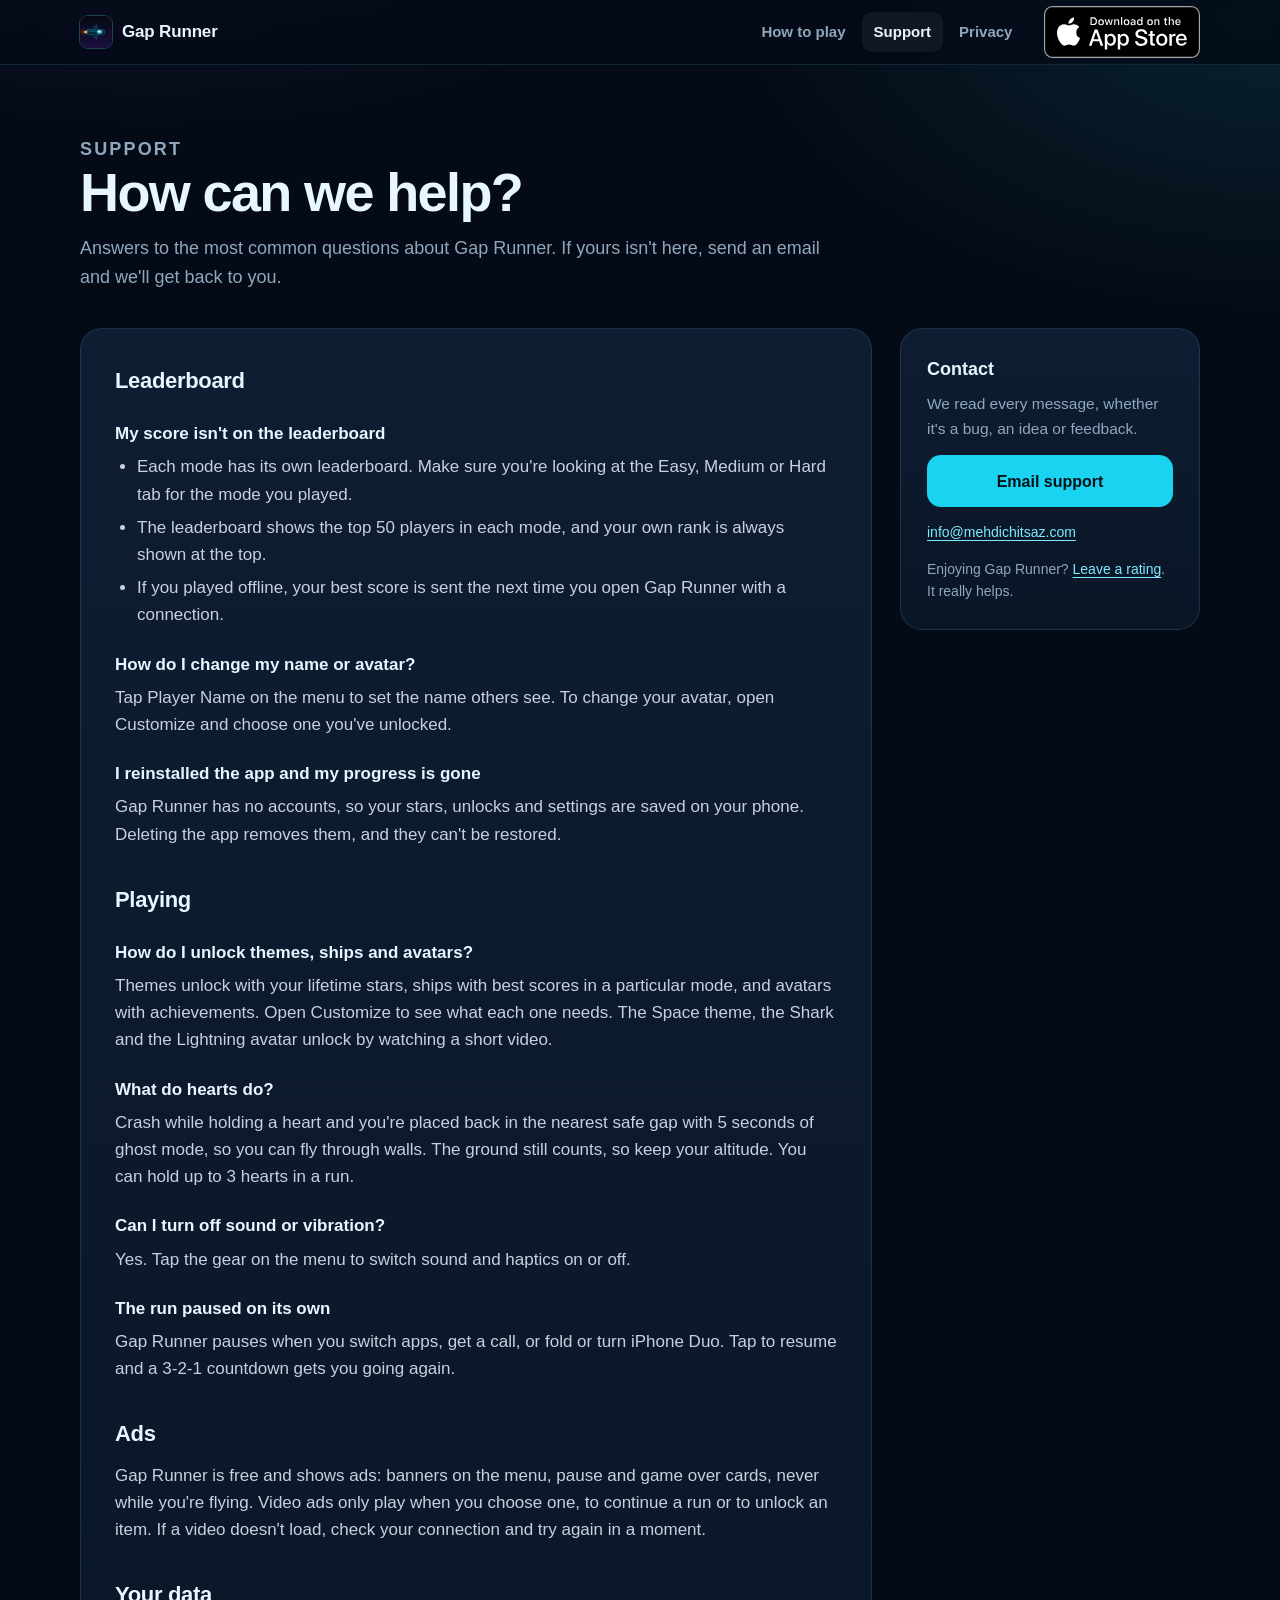
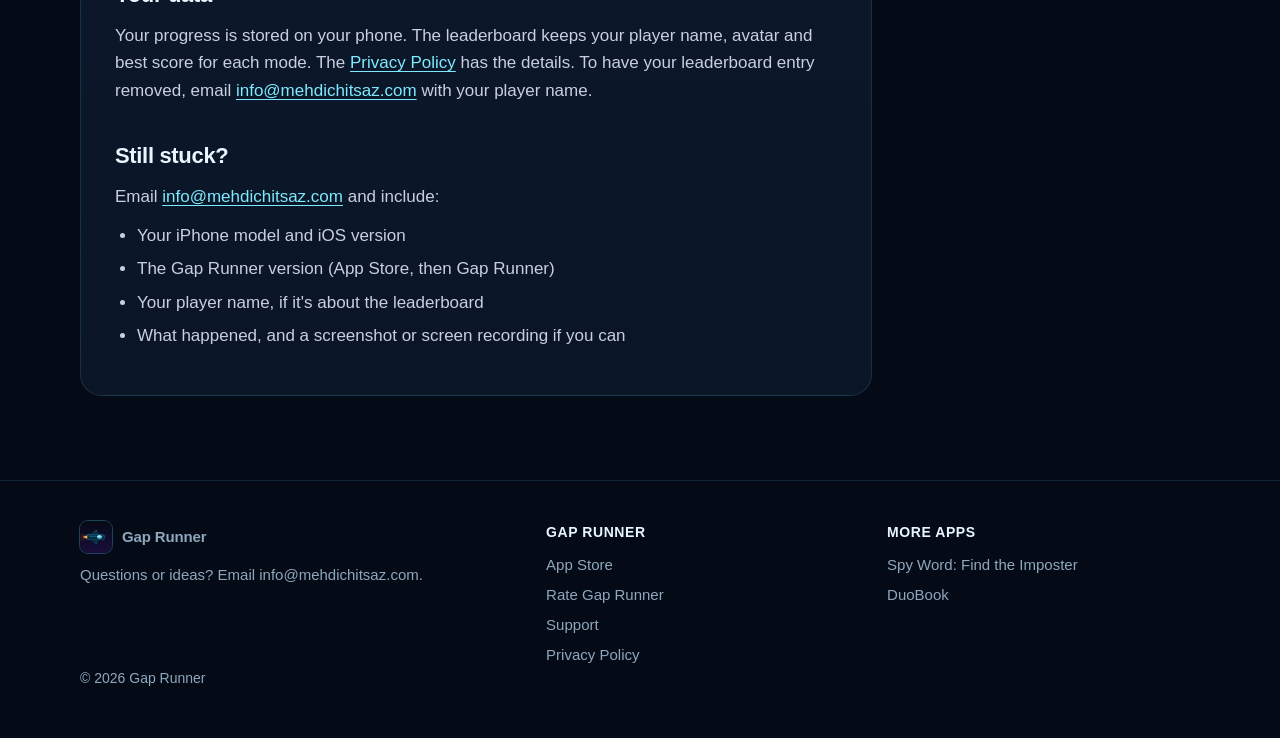
<file: support.html>
<!doctype html>
<html lang="en">
<head>
  <meta charset="utf-8">
  <meta name="viewport" content="width=device-width, initial-scale=1, viewport-fit=cover">
  <title>Support · Gap Runner: Space Arcade</title>
  <meta name="description" content="Help with Gap Runner: the leaderboard, your player name, unlocks, ads, sound and your data. Contact info@mehdichitsaz.com.">
  <meta name="theme-color" content="#050b16">
  <link rel="canonical" href="https://mehdichitsaz.com/gap-runner/support.html">
  <link rel="icon" href="favicon.ico" sizes="48x48">
  <link rel="icon" type="image/png" sizes="32x32" href="assets/img/favicon-32.png">
  <link rel="apple-touch-icon" href="apple-touch-icon.png">
  <link rel="stylesheet" href="assets/site.css">
  <meta property="og:type" content="website">
  <meta property="og:site_name" content="Gap Runner">
  <meta property="og:title" content="Gap Runner Support">
  <meta property="og:description" content="Help with the leaderboard, unlocks, ads, sound and your data.">
  <meta property="og:url" content="https://mehdichitsaz.com/gap-runner/support.html">
  <meta property="og:image" content="https://mehdichitsaz.com/gap-runner/assets/img/og.jpg">
  <meta name="twitter:card" content="summary_large_image">
</head>
<body>
  <a class="skip" href="#main">Skip to content</a>

  <header class="site-header">
    <div class="wrap">
      <a class="brand" href="./"><img src="assets/img/icon-512.png" alt="" width="32" height="32">Gap Runner</a>
      <nav class="nav" aria-label="Main">
        <a class="optional" href="./#how-to-play">How to play</a>
        <a href="support.html" aria-current="page">Support</a>
        <a href="privacy.html">Privacy</a>
      </nav>
      <a class="header-cta badge-link" href="https://apps.apple.com/app/id6761074765"><img src="assets/img/app-store-badge.svg" alt="Download on the App Store" width="108" height="36"></a>
    </div>
  </header>

  <main id="main" class="doc">
    <div class="wrap">
      <div class="doc-head">
        <p class="eyebrow">Support</p>
        <h1>How can we help?</h1>
        <p>Answers to the most common questions about Gap Runner. If yours isn't here, send an email and we'll get back to you.</p>
      </div>

      <div class="doc-grid">
        <article class="card prose">
          <h2>Leaderboard</h2>
          <h3>My score isn't on the leaderboard</h3>
          <ul>
            <li>Each mode has its own leaderboard. Make sure you're looking at the Easy, Medium or Hard tab for the mode you played.</li>
            <li>The leaderboard shows the top 50 players in each mode, and your own rank is always shown at the top.</li>
            <li>If you played offline, your best score is sent the next time you open Gap Runner with a connection.</li>
          </ul>
          <h3>How do I change my name or avatar?</h3>
          <p>Tap Player Name on the menu to set the name others see. To change your avatar, open Customize and choose one you've unlocked.</p>
          <h3>I reinstalled the app and my progress is gone</h3>
          <p>Gap Runner has no accounts, so your stars, unlocks and settings are saved on your phone. Deleting the app removes them, and they can't be restored.</p>

          <h2>Playing</h2>
          <h3>How do I unlock themes, ships and avatars?</h3>
          <p>Themes unlock with your lifetime stars, ships with best scores in a particular mode, and avatars with achievements. Open Customize to see what each one needs. The Space theme, the Shark and the Lightning avatar unlock by watching a short video.</p>
          <h3>What do hearts do?</h3>
          <p>Crash while holding a heart and you're placed back in the nearest safe gap with 5 seconds of ghost mode, so you can fly through walls. The ground still counts, so keep your altitude. You can hold up to 3 hearts in a run.</p>
          <h3>Can I turn off sound or vibration?</h3>
          <p>Yes. Tap the gear on the menu to switch sound and haptics on or off.</p>
          <h3>The run paused on its own</h3>
          <p>Gap Runner pauses when you switch apps, get a call, or fold or turn iPhone Duo. Tap to resume and a 3-2-1 countdown gets you going again.</p>

          <h2>Ads</h2>
          <p>Gap Runner is free and shows ads: banners on the menu, pause and game over cards, never while you're flying. Video ads only play when you choose one, to continue a run or to unlock an item. If a video doesn't load, check your connection and try again in a moment.</p>

          <h2>Your data</h2>
          <p>Your progress is stored on your phone. The leaderboard keeps your player name, avatar and best score for each mode. The <a href="privacy.html">Privacy Policy</a> has the details. To have your leaderboard entry removed, email <a href="mailto:info@mehdichitsaz.com?subject=Gap%20Runner%20leaderboard">info@mehdichitsaz.com</a> with your player name.</p>

          <h2>Still stuck?</h2>
          <p>Email <a href="mailto:info@mehdichitsaz.com?subject=Gap%20Runner%20support">info@mehdichitsaz.com</a> and include:</p>
          <ul>
            <li>Your iPhone model and iOS version</li>
            <li>The Gap Runner version (App Store, then Gap Runner)</li>
            <li>Your player name, if it's about the leaderboard</li>
            <li>What happened, and a screenshot or screen recording if you can</li>
          </ul>
        </article>

        <aside class="card aside">
          <h2>Contact</h2>
          <p>We read every message, whether it's a bug, an idea or feedback.</p>
          <a class="btn btn-primary" href="mailto:info@mehdichitsaz.com?subject=Gap%20Runner%20support">Email support</a>
          <p class="small"><a href="mailto:info@mehdichitsaz.com">info@mehdichitsaz.com</a></p>
          <p class="small">Enjoying Gap Runner? <a href="https://apps.apple.com/app/id6761074765?action=write-review">Leave a rating</a>. It really helps.</p>
        </aside>
      </div>
    </div>
  </main>

  <footer class="site-footer">
    <div class="wrap">
      <div class="footer-grid">
        <div>
          <a class="brand" href="./"><img src="assets/img/icon-512.png" alt="" width="32" height="32">Gap Runner</a>
          <p>Questions or ideas? Email <a href="mailto:info@mehdichitsaz.com">info@mehdichitsaz.com</a>.</p>
        </div>
        <div>
          <h2>Gap Runner</h2>
          <ul>
            <li><a href="https://apps.apple.com/app/id6761074765">App Store</a></li>
            <li><a href="https://apps.apple.com/app/id6761074765?action=write-review">Rate Gap Runner</a></li>
            <li><a href="support.html">Support</a></li>
            <li><a href="privacy.html">Privacy Policy</a></li>
          </ul>
        </div>
        <div>
          <h2>More apps</h2>
          <ul>
            <li><a href="https://mehdichitsaz.com/spyword/">Spy Word: Find the Imposter</a></li>
            <li><a href="https://mehdichitsaz.com/duobook/">DuoBook</a></li>
          </ul>
        </div>
      </div>
      <p class="copyright">© 2026 Gap Runner</p>
    </div>
  </footer>
</body>
</html>
</file>
<file: assets/site.css>
/* Gap Runner public site: home, support and privacy share this sheet. */

:root {
  --bg: #050b16;
  --bg-2: #081222;
  --surface: #0a1626;
  --surface-2: #0e1d32;
  --line: rgba(90, 210, 255, 0.14);
  --line-strong: rgba(90, 210, 255, 0.28);
  --text: #e8f6ff;
  --muted: #8fa7bd;
  --accent: #19d3f0;
  --accent-soft: rgba(25, 211, 240, 0.14);
  --violet: #8b5cf6;
  --gold: #f5c542;
  --heart: #ff4d6d;
  --radius: 22px;
  --radius-sm: 14px;
  --wrap: 1120px;
  --shadow: 0 30px 80px rgba(0, 0, 0, 0.45);
  color-scheme: dark;
}

* { box-sizing: border-box; }

html { scroll-behavior: smooth; -webkit-text-size-adjust: 100%; }

html { background: var(--bg); }

body {
  margin: 0;
  min-height: 100vh;
  background:
    radial-gradient(1100px 600px at 12% -10%, rgba(139, 92, 246, 0.18), transparent 60%) no-repeat,
    radial-gradient(900px 520px at 100% 0%, rgba(25, 211, 240, 0.12), transparent 60%) no-repeat,
    var(--bg);
  color: var(--text);
  font: 400 17px/1.6 -apple-system, BlinkMacSystemFont, "SF Pro Text", "Inter", "Segoe UI", Roboto, Helvetica, Arial, sans-serif;
  -webkit-font-smoothing: antialiased;
}

img { display: block; max-width: 100%; height: auto; }

a { color: #7fe9ff; text-underline-offset: 0.18em; }
a:hover { color: #b8f4ff; }

:focus-visible { outline: 3px solid var(--accent); outline-offset: 3px; border-radius: 6px; }

.wrap { width: min(var(--wrap), 100% - 32px); margin-inline: auto; }

.skip {
  position: absolute; left: -9999px; top: 8px;
  background: var(--accent); color: #03121a; padding: 8px 14px; border-radius: 10px; z-index: 50;
}
.skip:focus { left: 16px; }

/* Header */

.site-header {
  position: sticky; top: 0; z-index: 20;
  background: rgba(5, 11, 22, 0.8);
  backdrop-filter: saturate(160%) blur(14px);
  -webkit-backdrop-filter: saturate(160%) blur(14px);
  border-bottom: 1px solid var(--line);
}
.site-header .wrap { display: flex; align-items: center; gap: 20px; height: 64px; }

.brand { display: inline-flex; align-items: center; gap: 10px; color: var(--text); text-decoration: none; font-weight: 700; letter-spacing: -0.01em; white-space: nowrap; flex-shrink: 0; }
.brand img { width: 32px; height: 32px; border-radius: 8px; box-shadow: 0 0 0 1px var(--line-strong); }

.nav { display: flex; gap: 4px; margin-left: auto; }
.nav a {
  color: var(--muted); text-decoration: none; font-size: 15px; font-weight: 550;
  padding: 8px 12px; border-radius: 10px;
}
.nav a:hover, .nav a[aria-current="page"] { color: var(--text); background: rgba(255, 255, 255, 0.05); }

.header-cta img { height: 36px; width: auto; }

/* Buttons */

.badge-link { display: inline-block; line-height: 0; border-radius: 10px; }
.badge-link img { height: 52px; width: auto; }

.btn {
  display: inline-flex; align-items: center; justify-content: center; gap: 8px;
  min-height: 52px; padding: 0 22px; border-radius: 14px;
  font-weight: 650; font-size: 16px; text-decoration: none;
  border: 1px solid var(--line-strong); color: var(--text); background: rgba(255, 255, 255, 0.03);
}
.btn:hover { color: var(--text); background: rgba(255, 255, 255, 0.07); }
.btn-primary { background: var(--accent); border-color: transparent; color: #03121a; }
.btn-primary:hover { background: #4fe0f7; color: #03121a; }

/* Hero */

.hero { padding: 64px 0 28px; text-align: center; }
.eyebrow {
  display: inline-block; margin: 0 0 14px;
  color: #7fe9ff; font-size: 13px; font-weight: 700; letter-spacing: 0.12em; text-transform: uppercase;
}
.hero h1 {
  margin: 0 auto; max-width: 820px;
  font-size: clamp(40px, 7vw, 72px); line-height: 1.02; letter-spacing: -0.035em; font-weight: 800;
}
.hero h1 span { display: block; background: linear-gradient(90deg, #5ff0ff, #b18cff); -webkit-background-clip: text; background-clip: text; color: transparent; }
.lead { margin: 20px auto 0; max-width: 640px; color: var(--muted); font-size: clamp(17px, 2vw, 20px); }
.cta-row { display: flex; flex-wrap: wrap; justify-content: center; align-items: center; gap: 14px; margin-top: 30px; }
.facts { display: flex; flex-wrap: wrap; justify-content: center; gap: 8px; margin: 26px 0 0; padding: 0; list-style: none; }
.facts li {
  font-size: 14px; font-weight: 600; color: #cdd3e6;
  padding: 6px 12px; border-radius: 999px; border: 1px solid var(--line); background: rgba(255, 255, 255, 0.03);
}
.hero-art {
  margin: 44px auto 0; border-radius: var(--radius); overflow: hidden;
  border: 1px solid var(--line); box-shadow: var(--shadow), 0 0 90px rgba(25, 211, 240, 0.14);
  aspect-ratio: 3840 / 1646; background: var(--bg-2);
}
.hero-art img { width: 100%; height: 100%; object-fit: cover; }

/* Sections */

section { scroll-margin-top: 80px; }
.section { padding: 84px 0 0; }
.section-head { max-width: 680px; margin: 0 auto 36px; text-align: center; }
.section-head h2 { margin: 0; font-size: clamp(30px, 4.4vw, 44px); line-height: 1.1; letter-spacing: -0.025em; font-weight: 750; }
.section-head p { margin: 14px 0 0; color: var(--muted); font-size: 18px; }

.card {
  background: linear-gradient(180deg, var(--surface-2), var(--surface));
  border: 1px solid var(--line); border-radius: var(--radius);
}

/* Phone screenshots */

.phone {
  border-radius: 30px; overflow: hidden; background: #000;
  border: 1px solid var(--line-strong);
  box-shadow: 0 18px 50px rgba(0, 0, 0, 0.45);
  aspect-ratio: 1206 / 2622;
}
.phone img { width: 100%; height: 100%; object-fit: cover; }

/* Steps */

.steps { display: grid; grid-template-columns: repeat(4, 1fr); gap: 18px; margin: 0; padding: 0; list-style: none; }
.step { padding: 22px 22px 24px; display: flex; flex-direction: column; }
.step .num {
  width: 30px; height: 30px; border-radius: 50%; display: grid; place-items: center;
  font-size: 14px; font-weight: 750; color: #03121a; background: var(--accent);
}
.step h3 { margin: 14px 0 6px; font-size: 19px; letter-spacing: -0.01em; }
.step p { margin: 0 0 20px; color: var(--muted); font-size: 15.5px; }
.step .shots { margin-top: auto; display: grid; gap: 10px; grid-template-columns: 1fr; }
.step .shots.pair { grid-template-columns: repeat(10, 1fr); }
.step .shots.pair .phone { grid-row: 1; }
.step .shots.pair .phone:first-child { grid-column: 1 / 8; position: relative; z-index: 1; }
.step .shots.pair .phone:last-child { grid-column: 4 / 11; margin-top: 22%; }
.step .phone { border-radius: 22px; }

/* Modes */

.modes { display: grid; grid-template-columns: 1fr 1fr; gap: 18px; }
.mode { padding: 30px; }
.mode .tag { display: inline-block; font-size: 12px; font-weight: 750; letter-spacing: 0.1em; text-transform: uppercase; color: #7fe9ff; }
.mode h3 { margin: 8px 0 8px; font-size: 26px; letter-spacing: -0.02em; }
.mode p { margin: 0; color: var(--muted); }
.mode ul { margin: 16px 0 0; padding-left: 20px; color: #cdd3e6; }
.mode li + li { margin-top: 4px; }

/* Categories */

.categories { padding: 34px; display: grid; grid-template-columns: 0.9fr 1.1fr; gap: 34px; align-items: center; }
.categories h3 { margin: 0 0 10px; font-size: 26px; letter-spacing: -0.02em; }
.categories p { margin: 0 0 12px; color: var(--muted); }
.chip-cloud { display: flex; flex-wrap: wrap; gap: 8px; margin: 0; padding: 0; list-style: none; }
.chip-cloud li {
  padding: 8px 13px; border-radius: 12px; font-size: 15px; font-weight: 600;
  background: rgba(255, 255, 255, 0.04); border: 1px solid var(--line);
}
.chip-cloud li.new { border-color: rgba(25, 211, 240, 0.5); background: var(--accent-soft); }

/* Features */

.features { display: grid; grid-template-columns: repeat(3, 1fr); gap: 18px; }
.feature { padding: 26px; }
.feature svg { width: 28px; height: 28px; color: #5ff0ff; }
.feature h3 { margin: 14px 0 6px; font-size: 19px; letter-spacing: -0.01em; }
.feature p { margin: 0; color: var(--muted); font-size: 15.5px; }

/* Gallery */

.gallery {
  display: grid; grid-auto-flow: column; grid-auto-columns: 220px; gap: 18px;
  overflow-x: auto; padding: 6px 4px 22px; margin: 0; list-style: none;
  scroll-snap-type: x mandatory; overscroll-behavior-x: contain;
  scrollbar-width: thin; scrollbar-color: var(--line-strong) transparent;
}
.gallery li { scroll-snap-align: start; }
.gallery figcaption { margin-top: 10px; text-align: center; color: var(--muted); font-size: 14px; }

/* iPhone Duo */

.duo { padding: 34px; display: grid; gap: 28px; overflow: hidden; }
.duo > div:first-child { max-width: 700px; }
.duo h2 { margin: 0 0 12px; font-size: clamp(28px, 3.6vw, 38px); line-height: 1.1; letter-spacing: -0.025em; }
.duo p { margin: 0 0 12px; color: var(--muted); }
.duo-art { display: grid; grid-template-columns: 1.6fr 1fr; gap: 18px; align-items: end; }
.duo-art img { border-radius: 18px; border: 1px solid var(--line-strong); box-shadow: 0 18px 50px rgba(0, 0, 0, 0.45); }
.duo-art figcaption { margin-top: 8px; color: var(--muted); font-size: 13px; text-align: center; }

/* Updates */

.updates { padding: 30px 34px; }
.updates ol { list-style: none; margin: 0; padding: 0; }
.updates li { display: grid; grid-template-columns: 92px 1fr; gap: 18px; padding: 16px 0; border-top: 1px solid var(--line); }
.updates li:first-child { border-top: 0; padding-top: 0; }
.updates .ver { font-weight: 750; color: #7fe9ff; font-variant-numeric: tabular-nums; }
.updates strong { display: block; margin-bottom: 2px; }
.updates span { color: var(--muted); }

/* FAQ */

.faq { max-width: 820px; margin: 0 auto; display: grid; gap: 10px; }
.faq details { border: 1px solid var(--line); border-radius: var(--radius-sm); background: var(--surface); }
.faq summary {
  cursor: pointer; list-style: none; padding: 18px 54px 18px 20px; font-weight: 650; position: relative;
}
.faq summary::-webkit-details-marker { display: none; }
.faq summary::after {
  content: ""; position: absolute; right: 22px; top: 50%; width: 10px; height: 10px; margin-top: -7px;
  border-right: 2px solid var(--muted); border-bottom: 2px solid var(--muted); transform: rotate(45deg);
  transition: transform 0.2s ease;
}
.faq details[open] summary::after { transform: rotate(-135deg); margin-top: -2px; }
.faq details > div { padding: 0 20px 18px; color: var(--muted); }
.faq details > div p { margin: 0 0 10px; }
.faq details > div p:last-child { margin-bottom: 0; }

/* Closing call to action */

.cta-band { margin-top: 84px; padding: 46px 34px; text-align: center; position: relative; overflow: hidden; }
.cta-band::before {
  content: ""; position: absolute; inset: 0; pointer-events: none;
  background: radial-gradient(600px 240px at 50% 0%, rgba(25, 211, 240, 0.2), transparent 70%);
}
.cta-band img.icon { width: 84px; height: 84px; border-radius: 20px; margin: 0 auto 18px; position: relative; }
.cta-band h2 { margin: 0; font-size: clamp(28px, 4vw, 40px); letter-spacing: -0.025em; position: relative; }
.cta-band p { margin: 10px auto 24px; max-width: 520px; color: var(--muted); position: relative; }
.cta-band .cta-row { margin-top: 0; position: relative; }

/* Document pages (support, privacy) */

.doc { padding: 56px 0 0; }
.doc-head { max-width: 760px; }
.doc-head h1 { margin: 0; font-size: clamp(36px, 5.5vw, 54px); line-height: 1.05; letter-spacing: -0.03em; }
.doc-head p { margin: 14px 0 0; color: var(--muted); font-size: 18px; }
.doc-grid { display: grid; grid-template-columns: 1fr 300px; gap: 28px; margin-top: 36px; align-items: start; }
.prose { padding: 34px; }
.prose h2 { margin: 34px 0 10px; font-size: 22px; letter-spacing: -0.015em; }
.prose h2:first-child { margin-top: 0; }
.prose h3 { margin: 22px 0 6px; font-size: 17px; }
.prose p, .prose li { color: #c9cfe0; }
.prose p { margin: 0 0 12px; }
.prose ul { margin: 0 0 12px; padding-left: 22px; }
.prose li + li { margin-top: 6px; }
.prose strong { color: var(--text); }
.prose .meta { color: var(--muted); font-size: 15px; }
.aside { padding: 26px; position: sticky; top: 88px; }
.aside h2 { margin: 0 0 8px; font-size: 18px; }
.aside p { margin: 0 0 14px; color: var(--muted); font-size: 15.5px; }
.aside .btn { width: 100%; }
.aside .small { margin: 14px 0 0; font-size: 14px; }
.toc { margin: 0; padding: 0; list-style: none; }
.toc a { display: block; padding: 5px 0; color: var(--muted); text-decoration: none; font-size: 15px; }
.toc a:hover { color: var(--text); }

/* Footer */

.site-footer { margin-top: 84px; border-top: 1px solid var(--line); padding: 40px 0 48px; color: var(--muted); font-size: 15px; }
.footer-grid { display: grid; grid-template-columns: 1.4fr 1fr 1fr; gap: 28px; }
.site-footer h2 { margin: 0 0 10px; font-size: 14px; color: var(--text); letter-spacing: 0.04em; text-transform: uppercase; }
.site-footer ul { margin: 0; padding: 0; list-style: none; }
.site-footer li + li { margin-top: 6px; }
.site-footer a { color: var(--muted); text-decoration: none; }
.site-footer a:hover { color: var(--text); }
.site-footer .brand { margin-bottom: 10px; }
.site-footer p { margin: 0; }
.copyright { margin-top: 30px; font-size: 14px; }

/* Responsive */

@media (max-width: 980px) {
  .steps { grid-template-columns: 1fr 1fr; }
  .features { grid-template-columns: 1fr 1fr; }
  .categories { grid-template-columns: 1fr; }
  .doc-grid { grid-template-columns: 1fr; }
  .aside { position: static; }
}

@media (max-width: 720px) {
  body { font-size: 16px; }
  .nav a.optional, .header-cta { display: none; }
  .site-header .wrap { gap: 12px; }
  .nav a { padding: 8px 9px; }
  .hero { padding-top: 40px; }
  .hero-art { margin-top: 32px; border-radius: 16px; }
  .section { padding-top: 64px; }
  .steps, .features, .modes { grid-template-columns: 1fr; }
  .step .shots { max-width: 260px; margin-inline: auto; width: 100%; }
  .step .shots.pair { max-width: 340px; }
  .mode, .categories, .duo, .updates, .prose, .feature { padding: 24px; }
  .updates li { grid-template-columns: 1fr; gap: 2px; }
  .gallery { grid-auto-columns: 190px; }
  .footer-grid { grid-template-columns: 1fr; }
  .cta-band { padding: 36px 22px; }
  .badge-link img { height: 48px; }
}

@media (prefers-reduced-motion: reduce) {
  html { scroll-behavior: auto; }
  .faq summary::after { transition: none; }
}

/* Gap Runner extras */

.steps.three { grid-template-columns: repeat(3, 1fr); }

.difficulty { display: grid; grid-template-columns: repeat(3, 1fr); gap: 18px; }
.difficulty .mode h3 { font-size: 24px; }
.difficulty .easy .tag { color: #6ee7a8; }
.difficulty .medium .tag { color: var(--gold); }
.difficulty .hard .tag { color: var(--heart); }

.pickups { display: grid; grid-template-columns: 1.1fr 0.9fr; gap: 34px; padding: 34px; align-items: center; }
.pickups h3 { margin: 0 0 10px; font-size: 26px; letter-spacing: -0.02em; }
.pickups p { margin: 0 0 12px; color: var(--muted); }
.tiers { margin: 0; padding: 0; list-style: none; display: grid; gap: 10px; }
.tiers li {
  display: grid; grid-template-columns: 28px 1fr auto; align-items: center; gap: 12px;
  padding: 12px 16px; border-radius: 14px; background: rgba(255, 255, 255, 0.03); border: 1px solid var(--line);
}
.tiers .gem { width: 14px; height: 22px; justify-self: center; clip-path: polygon(50% 0, 100% 50%, 50% 100%, 0 50%); }
.tiers .bronze { background: linear-gradient(180deg, #f0b27a, #b86b2c); }
.tiers .silver { background: linear-gradient(180deg, #f4f7fb, #9aa8b8); }
.tiers .gold { background: linear-gradient(180deg, #ffe27a, #e0a312); }
.tiers .rainbow { background: linear-gradient(180deg, #ff7eb6, #a78bfa, #5ff0ff); }
.tiers .heart { width: 18px; height: 16px; clip-path: none; background: none; color: var(--heart); font-size: 18px; line-height: 1; }
.tiers strong { font-weight: 650; }
.tiers .pts { font-weight: 750; font-variant-numeric: tabular-nums; color: var(--text); padding: 3px 10px; border-radius: 8px; background: rgba(255, 255, 255, 0.06); }

.unlocks { display: grid; grid-template-columns: 1fr 1fr; gap: 34px; padding: 34px; align-items: start; }
.unlocks h3 { margin: 0 0 10px; font-size: 26px; letter-spacing: -0.02em; }
.unlocks > div > p { margin: 0 0 18px; color: var(--muted); }
.unlock-group + .unlock-group { margin-top: 20px; }
.unlock-group h4 { margin: 0 0 8px; font-size: 15px; letter-spacing: 0.06em; text-transform: uppercase; color: #7fe9ff; }
.unlock-group ul { margin: 0; padding: 0; list-style: none; display: grid; grid-template-columns: 1fr 1fr; gap: 6px 16px; }
.unlock-group li { display: flex; justify-content: space-between; gap: 10px; font-size: 15px; padding: 6px 0; border-bottom: 1px solid var(--line); }
.unlock-group li span { color: var(--muted); text-align: right; }
.unlock-shots { display: grid; grid-template-columns: 1fr 1fr; gap: 14px; }

@media (max-width: 980px) {
  .steps.three { grid-template-columns: 1fr 1fr 1fr; }
  .difficulty { grid-template-columns: 1fr; }
  .pickups, .unlocks { grid-template-columns: 1fr; }
}

@media (max-width: 720px) {
  .steps.three { grid-template-columns: 1fr; }
  .pickups, .unlocks { padding: 24px; }
  .unlock-group ul { grid-template-columns: 1fr; }
  .unlock-shots { max-width: 420px; }
}
</file>
